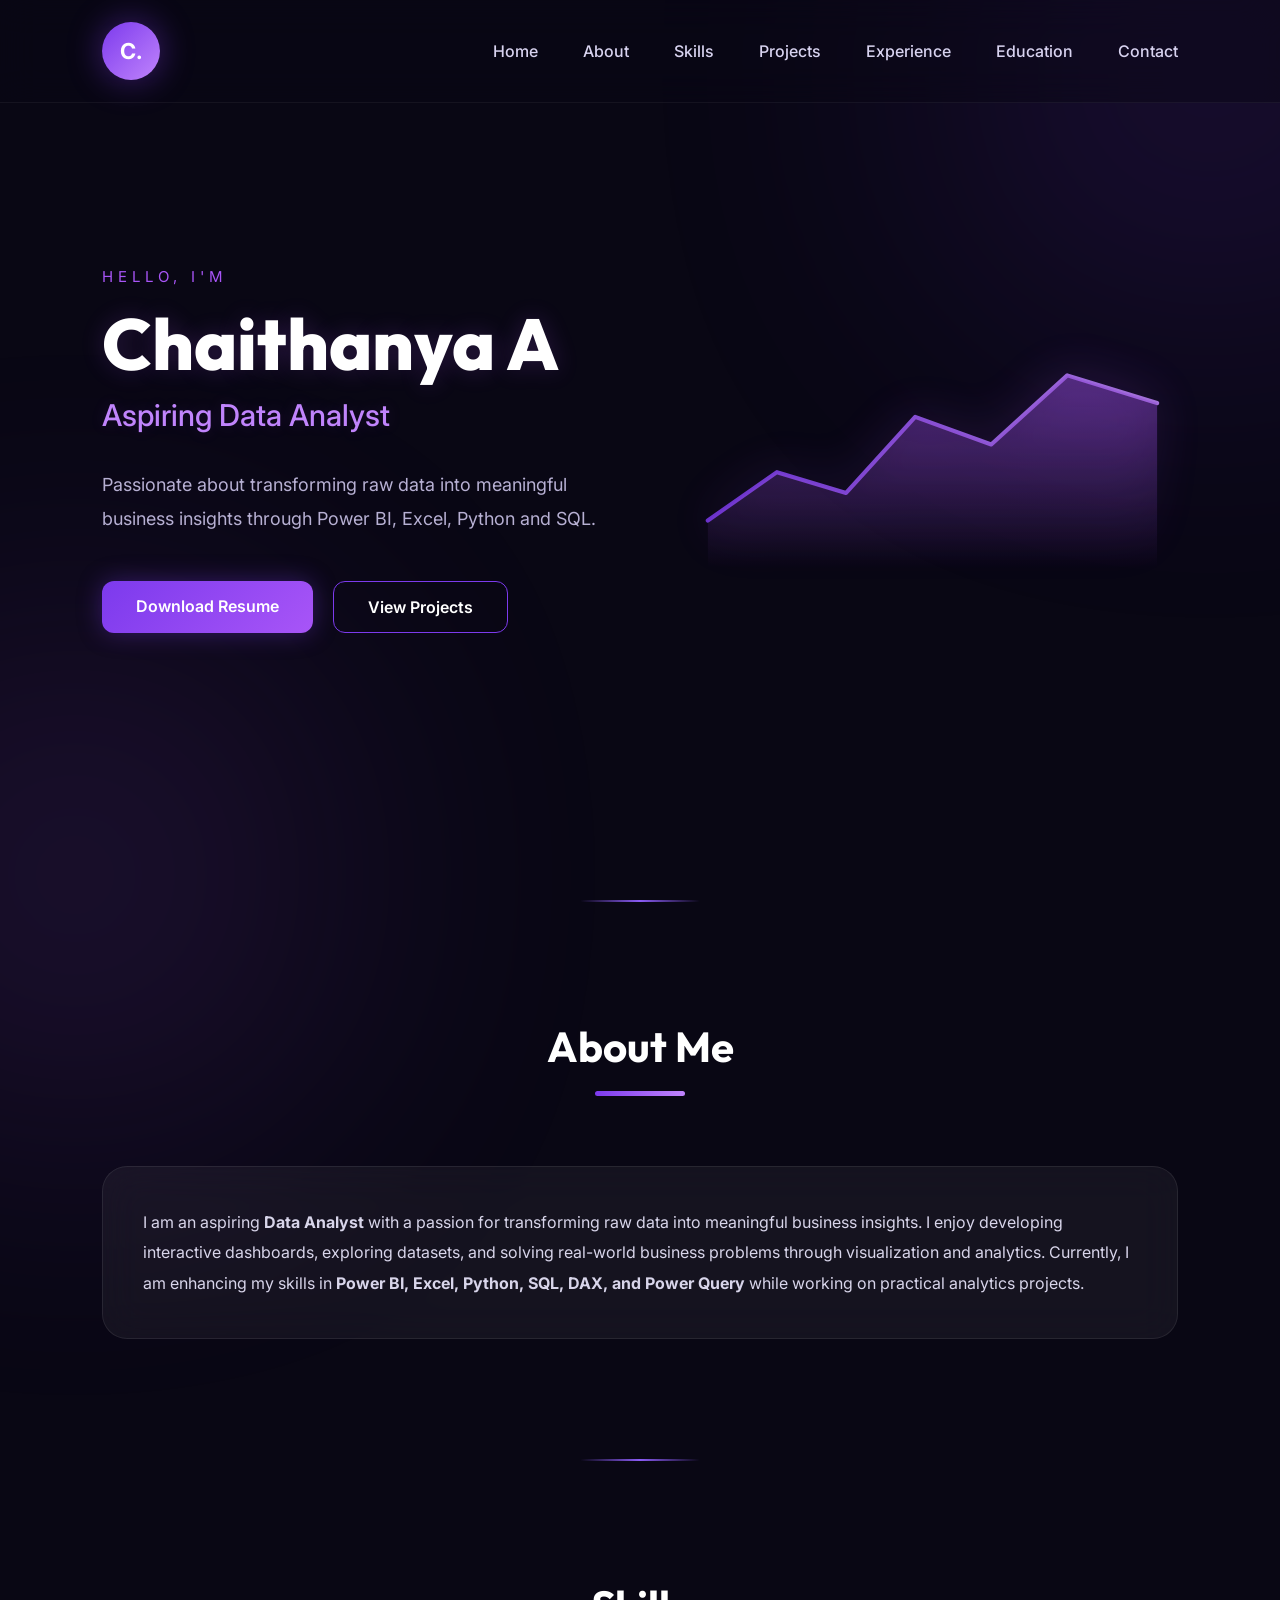
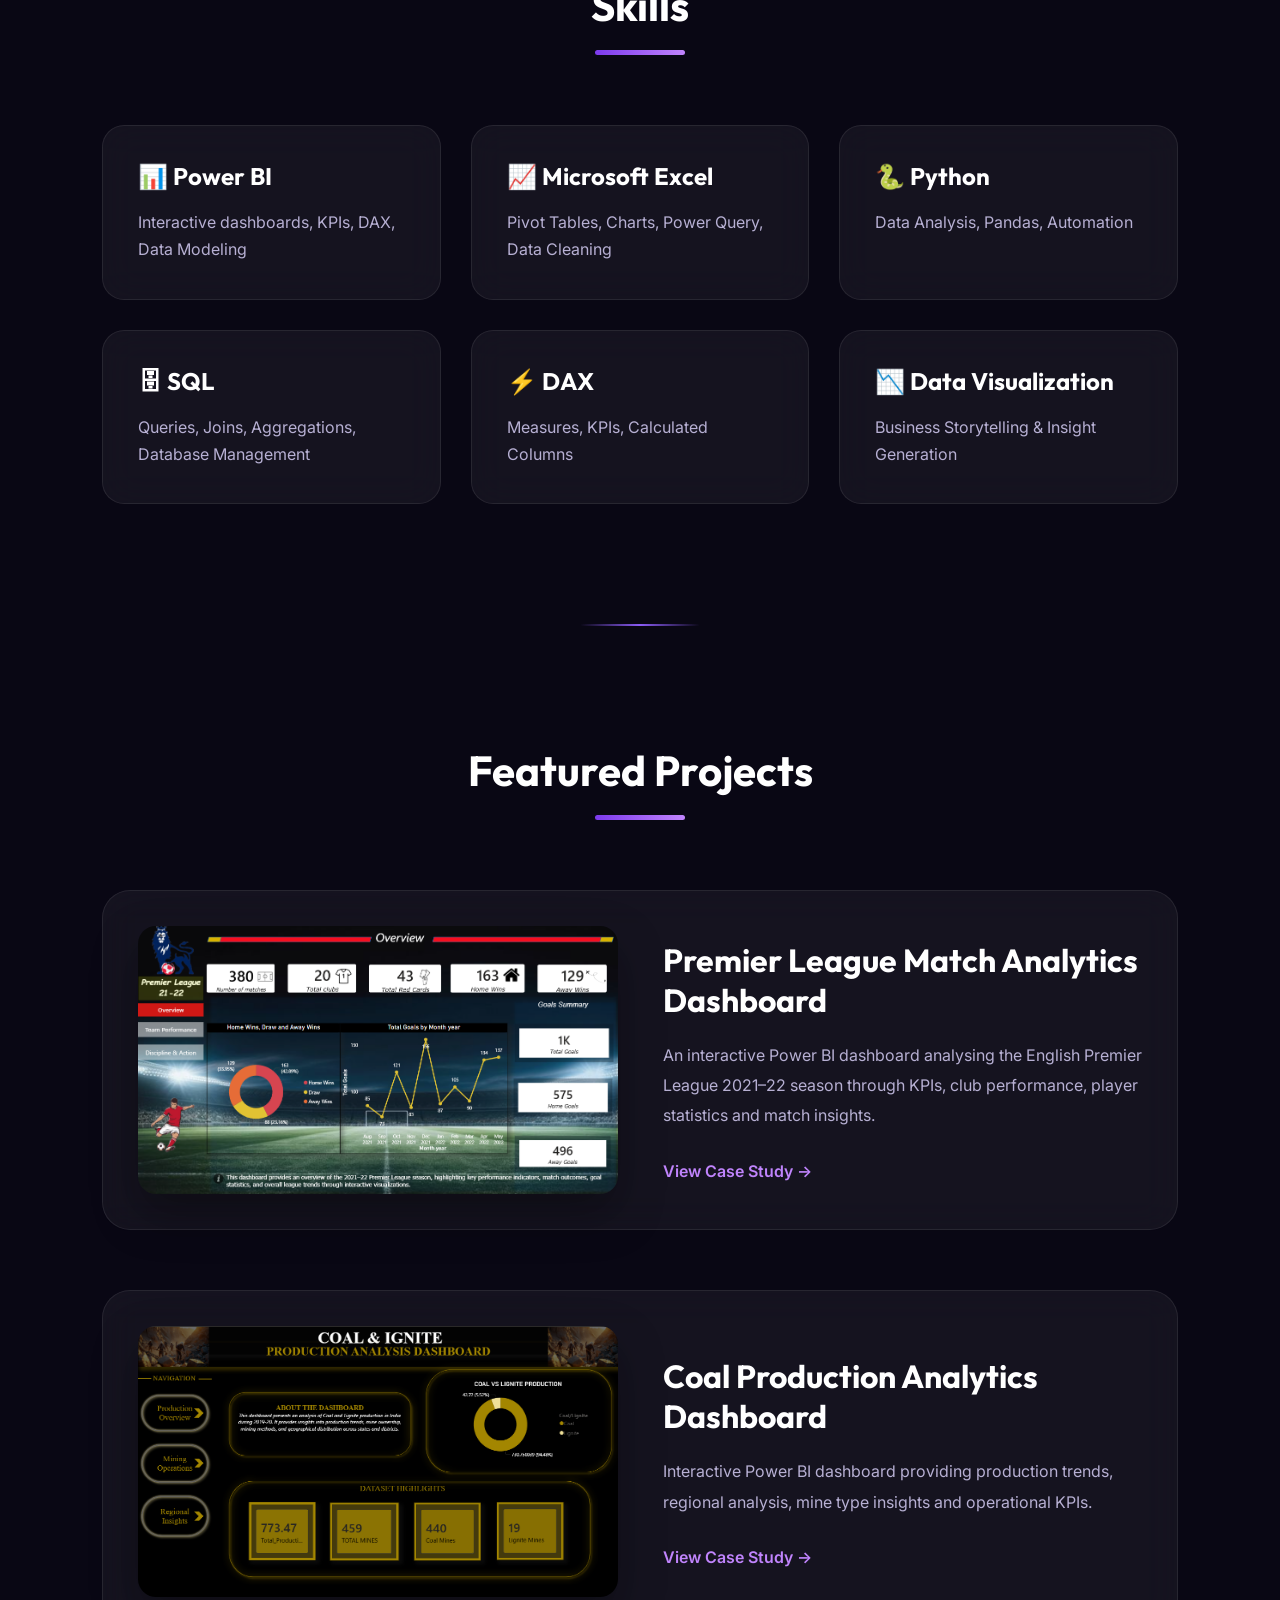
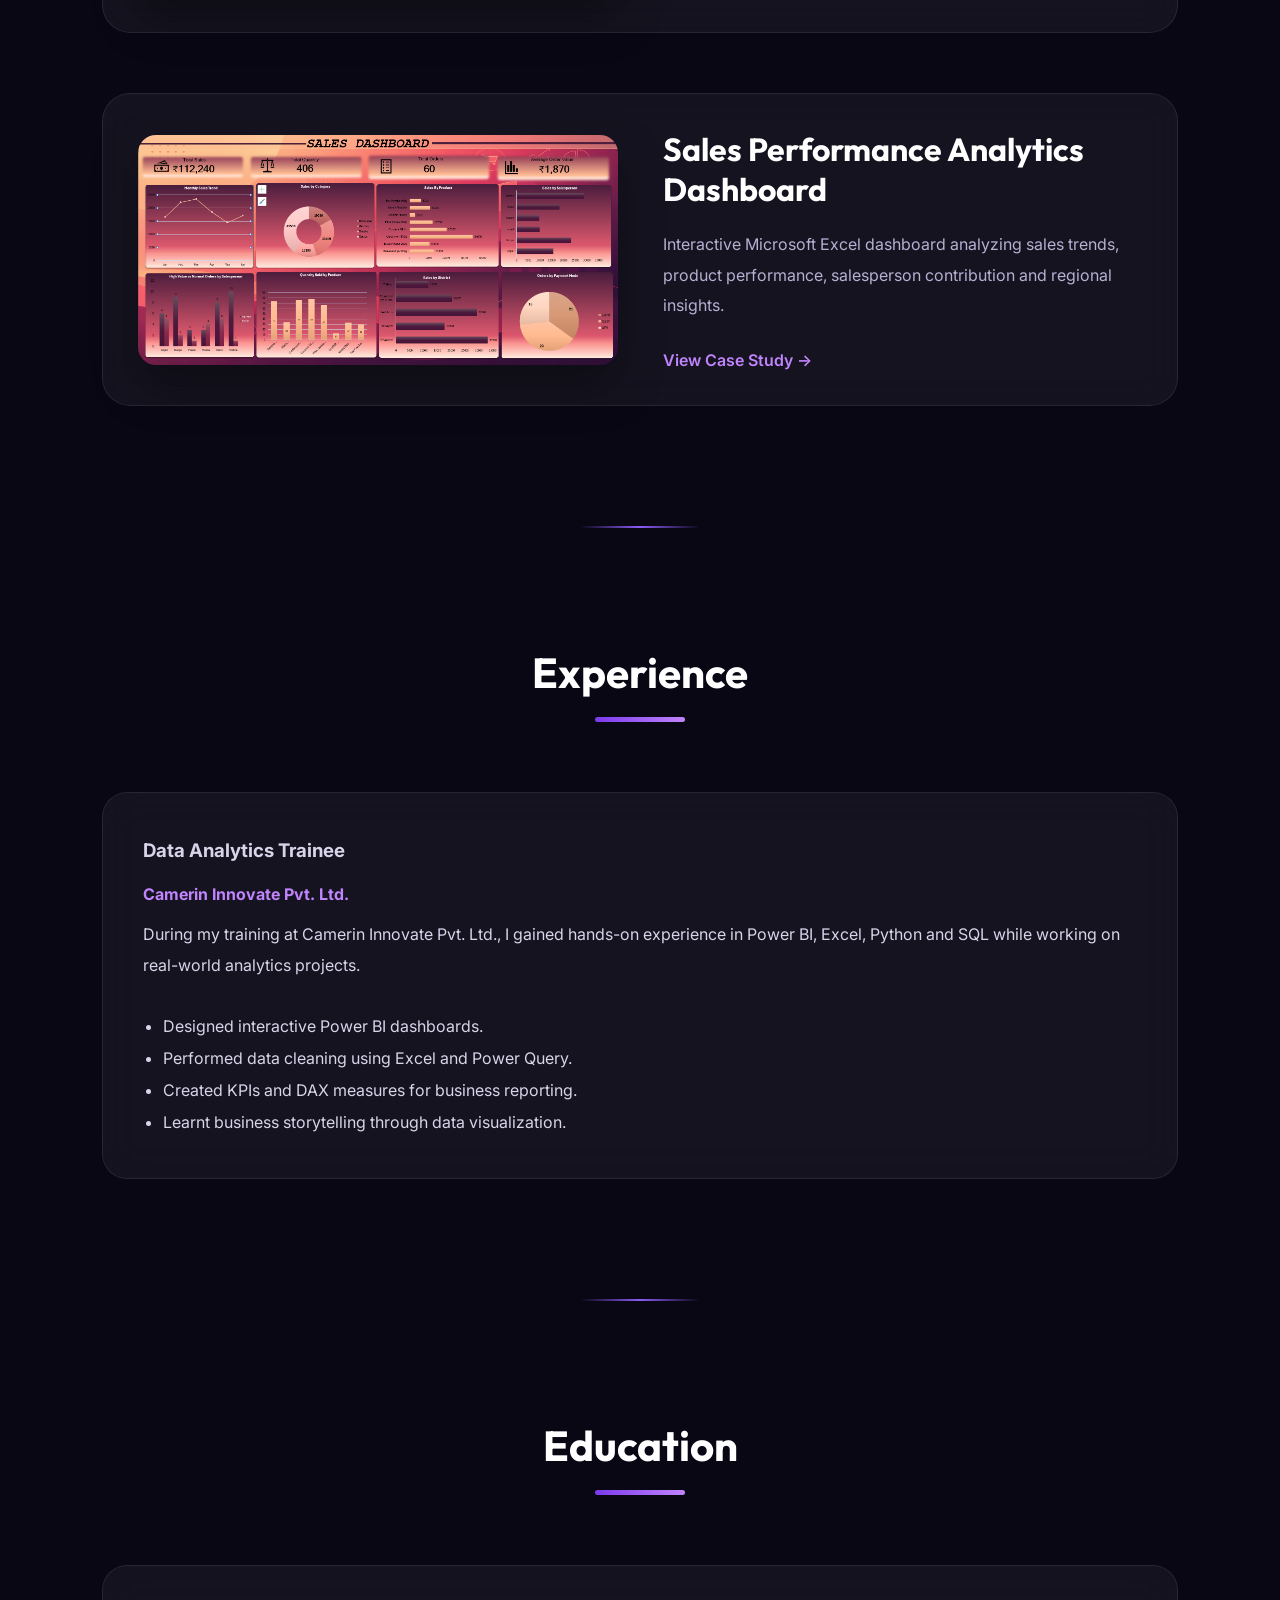
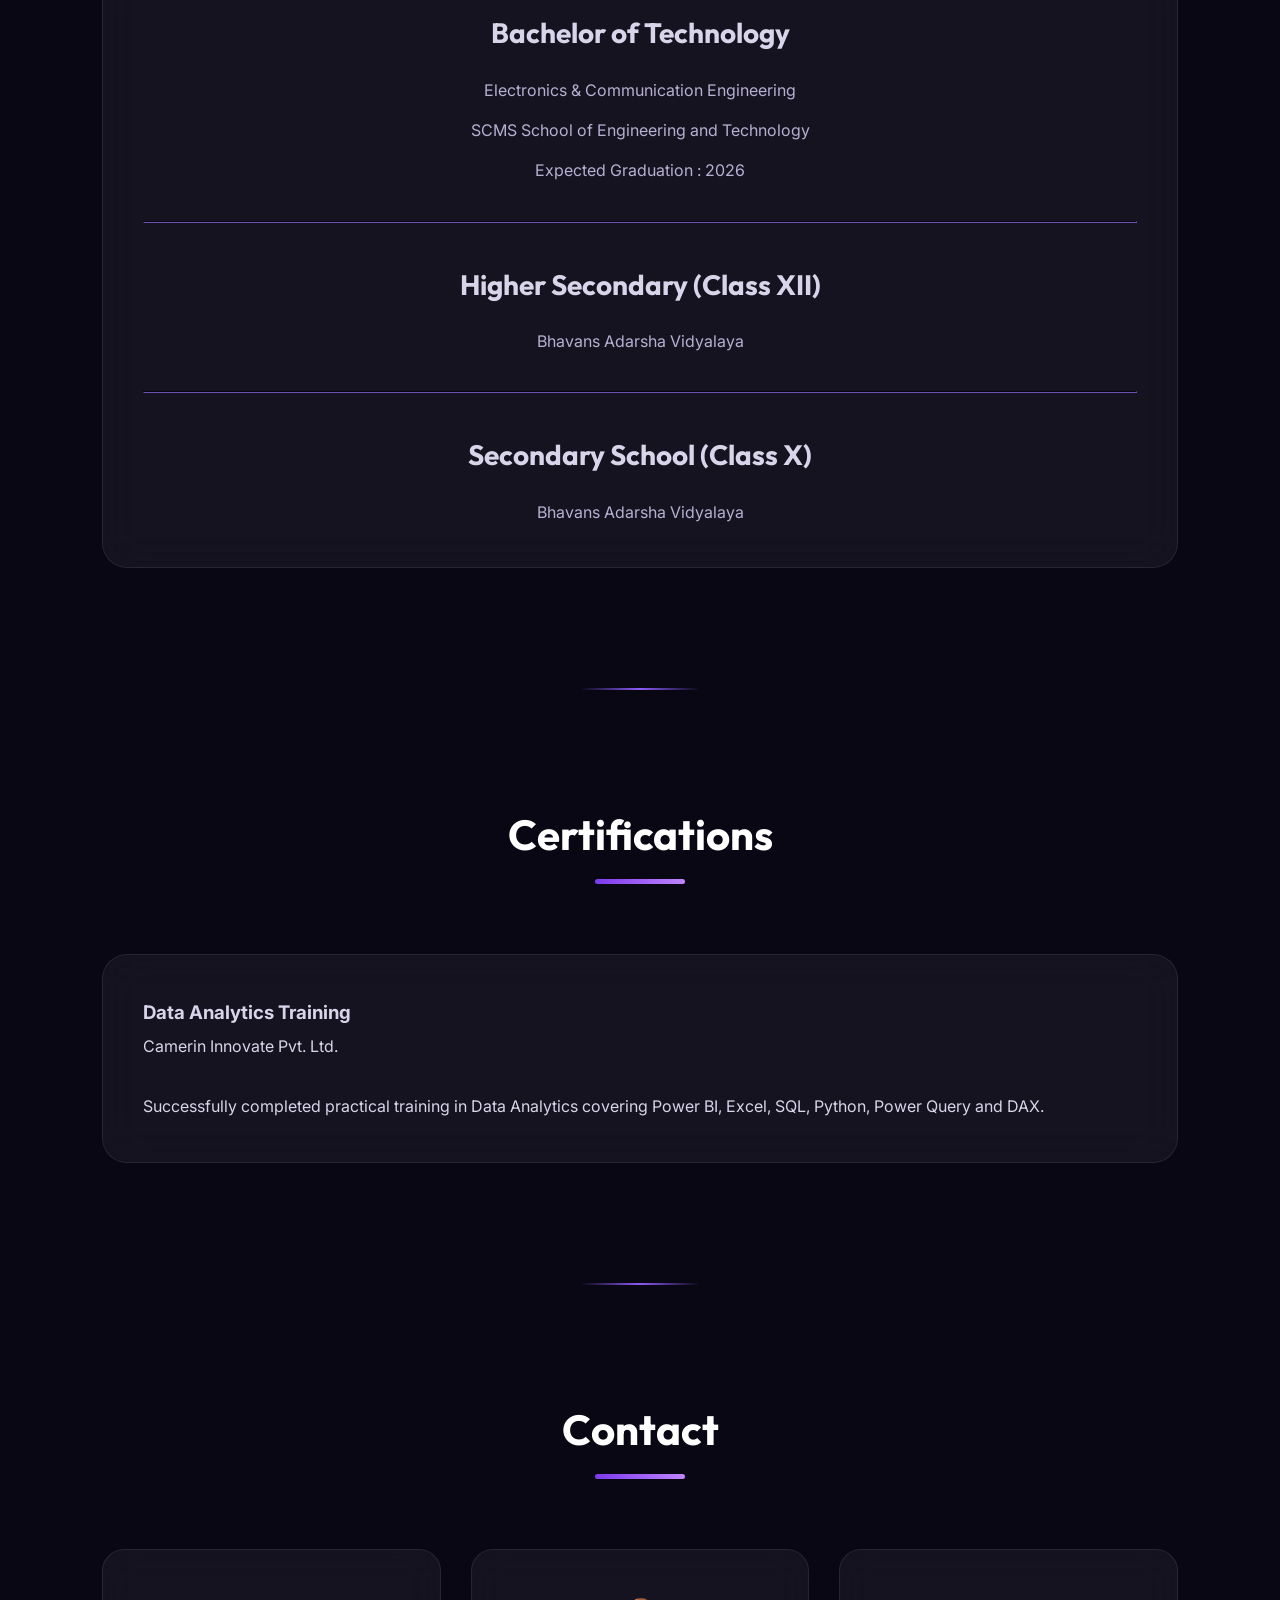
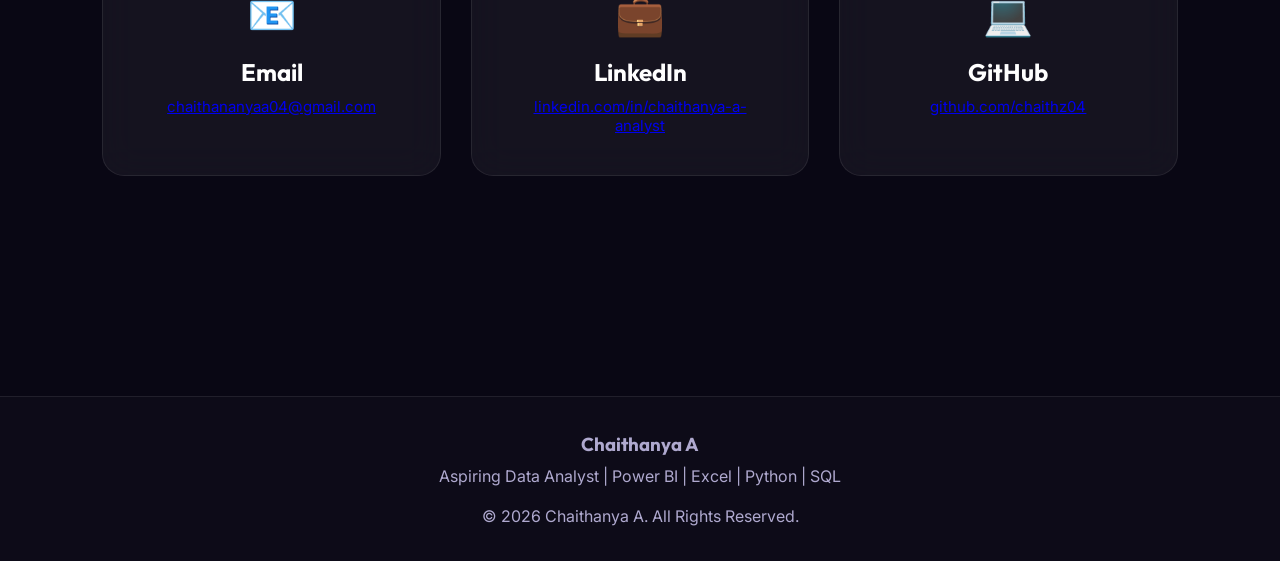
<file: index.html>
<!DOCTYPE html>
<html lang="en">

<head>

    <meta charset="UTF-8">
    <meta name="viewport" content="width=device-width, initial-scale=1.0">

    <title>Chaithanya A | Data Analytics Portfolio</title>

    <link rel="stylesheet" href="style.css">

    <link rel="preconnect" href="https://fonts.googleapis.com">
    <link rel="preconnect" href="https://fonts.gstatic.com" crossorigin>

    <link href="https://fonts.googleapis.com/css2?family=Outfit:wght@300;400;500;600;700;800&family=Inter:wght@300;400;500;600&display=swap" rel="stylesheet">

</head>

<body>

    <!-- Background Glow -->

    <div class="bg-glow glow1"></div>
    <div class="bg-glow glow2"></div>

    <!-- ==========================
            NAVIGATION
    =========================== -->

    <nav class="navbar">

        <div class="logo">
            <span>C.</span>
        </div>

        <ul class="nav-links">

            <li><a href="#hero">Home</a></li>

            <li><a href="#about">About</a></li>

            <li><a href="#skills">Skills</a></li>

            <li><a href="#projects">Projects</a></li>

            <li><a href="#experience">Experience</a></li>

            <li><a href="#education">Education</a></li>

            <li><a href="#contact">Contact</a></li>

        </ul>

    </nav>

    <!-- HERO -->

    <section class="hero" id="hero">

        <div class="hero-content">

            <p class="intro">

                HELLO, I'M

            </p>

            <h1>

                Chaithanya A

            </h1>

            <h2>

                Aspiring Data Analyst

            </h2>

            <p class="hero-text">

                Passionate about transforming raw data into meaningful
                business insights through Power BI, Excel, Python and SQL.

            </p>

            <div class="hero-buttons">

                <a href="resume/Resume.pdf" download class="btn-primary">

                    Download Resume

                </a>

                <a href="#projects" class="btn-secondary">

                    View Projects

                </a>

            </div>

        </div>

        <!-- Analytics Graph -->

        <div class="hero-graph">

            <svg viewBox="0 0 700 350">

                <defs>

                    <linearGradient id="lineGradient" x1="0%" y1="0%" x2="100%" y2="0%">

                        <stop offset="0%" stop-color="#7C3AED"/>

                        <stop offset="100%" stop-color="#C084FC"/>

                    </linearGradient>

                    <linearGradient id="areaGradient" x1="0%" y1="0%" x2="0%" y2="100%">

                        <stop offset="0%" stop-color="#A855F7" stop-opacity=".5"/>

                        <stop offset="100%" stop-color="#A855F7" stop-opacity="0"/>

                    </linearGradient>

                </defs>

                <path

                d="M20 280
                L120 210
                L220 240
                L320 130
                L430 170
                L540 70
                L670 110"

                fill="none"

                stroke="url(#lineGradient)"

                stroke-width="6"

                stroke-linecap="round"

                stroke-linejoin="round"/>

                <path

                d="M20 280
                L120 210
                L220 240
                L320 130
                L430 170
                L540 70
                L670 110
                L670 350
                L20 350
                Z"

                fill="url(#areaGradient)"/>

            </svg>

        </div>

    </section>
        <!-- ==========================
            ABOUT
    =========================== -->

    <section class="section" id="about">

        <h2 class="section-title">
            About Me
        </h2>

        <div class="glass-card">

            <p>

                I am an aspiring <strong>Data Analyst</strong> with a passion for
                transforming raw data into meaningful business insights. I enjoy
                developing interactive dashboards, exploring datasets, and solving
                real-world business problems through visualization and analytics.

                Currently, I am enhancing my skills in <strong>Power BI, Excel,
                Python, SQL, DAX, and Power Query</strong> while working on
                practical analytics projects.

            </p>

        </div>

    </section>



    <!-- ==========================
            SKILLS
    =========================== -->

    <section class="section" id="skills">

        <h2 class="section-title">

            Skills

        </h2>

        <div class="skills-grid">

            <div class="skill-card">

                <h3>📊 Power BI</h3>

                <p>

                    Interactive dashboards, KPIs, DAX, Data Modeling

                </p>

            </div>

            <div class="skill-card">

                <h3>📈 Microsoft Excel</h3>

                <p>

                    Pivot Tables, Charts, Power Query, Data Cleaning

                </p>

            </div>

            <div class="skill-card">

                <h3>🐍 Python</h3>

                <p>

                    Data Analysis, Pandas, Automation

                </p>

            </div>

            <div class="skill-card">

                <h3>🗄 SQL</h3>

                <p>

                    Queries, Joins, Aggregations, Database Management

                </p>

            </div>

            <div class="skill-card">

                <h3>⚡ DAX</h3>

                <p>

                    Measures, KPIs, Calculated Columns

                </p>

            </div>

            <div class="skill-card">

                <h3>📉 Data Visualization</h3>

                <p>

                    Business Storytelling & Insight Generation

                </p>

            </div>

        </div>

    </section>



    <!-- ==========================
            PROJECTS
    =========================== -->

    <section class="section" id="projects">

        <h2 class="section-title">

            Featured Projects

        </h2>

        <div class="projects">

            <!-- Premier League -->

            <div class="project-card">

                <img src="images/p11.png" alt="Premier League Dashboard">

                <div class="project-content">

                    <h3>

                        Premier League Match Analytics Dashboard

                    </h3>

                    <p>

                        An interactive Power BI dashboard analysing the English
                        Premier League 2021–22 season through KPIs, club
                        performance, player statistics and match insights.

                    </p>

                    <a href="premier.html">

                        View Case Study →

                    </a>

                </div>

            </div>



            <!-- Coal Dashboard -->

            <div class="project-card">

                <img src="images/p21.png" alt="Coal Dashboard">

                <div class="project-content">

                    <h3>

                        Coal Production Analytics Dashboard

                    </h3>

                    <p>

                        Interactive Power BI dashboard providing production
                        trends, regional analysis, mine type insights and
                        operational KPIs.

                    </p>

                    <a href="coal.html">

                        View Case Study →

                    </a>

                </div>

            </div><!-- Sales Analytics Dashboard -->

<div class="project-card">

    <img
        src="p31.png"
        alt="Sales Performance Analytics Dashboard"
    >

    <div class="project-content">

        <h3>
            Sales Performance Analytics Dashboard
        </h3>

        <p>
            Interactive Microsoft Excel dashboard analyzing
            sales trends, product performance, salesperson
            contribution and regional insights.
        </p>

        <a href="sales.html">
            View Case Study →
        </a>

    </div>

</div>

        </div>

    </section>
        <!-- ==========================
            EXPERIENCE
    =========================== -->

    <section class="section" id="experience">

        <h2 class="section-title">
            Experience
        </h2>

        <div class="glass-card">

            <h3>Data Analytics Trainee</h3>

            <h4 style="color:#C084FC; margin:10px 0;">
                Camerin Innovate Pvt. Ltd.
            </h4>

            <p>

                During my training at Camerin Innovate Pvt. Ltd., I gained hands-on
                experience in Power BI, Excel, Python and SQL while working on
                real-world analytics projects.

            </p>

            <br>

            <ul style="line-height:2; padding-left:20px;">

                <li>Designed interactive Power BI dashboards.</li>

                <li>Performed data cleaning using Excel and Power Query.</li>

                <li>Created KPIs and DAX measures for business reporting.</li>

                <li>Learnt business storytelling through data visualization.</li>

            </ul>

        </div>

    </section>



    <!-- ==========================
            EDUCATION
    =========================== -->

    <section class="section" id="education">

        <h2 class="section-title">
            Education
        </h2>

        <div class="glass-card">

            <h3>Bachelor of Technology</h3>

            <p>
                Electronics & Communication Engineering
            </p>

            <p>
                SCMS School of Engineering and Technology
            </p>

            <p>
                Expected Graduation : 2026
            </p>

            <hr style="margin:35px 0; border-color:#3b2c63;">

            <h3>Higher Secondary (Class XII)</h3>

            <p>
                Bhavans Adarsha Vidyalaya
            </p>

            <hr style="margin:35px 0; border-color:#3b2c63;">

            <h3>Secondary School (Class X)</h3>

            <p>
                Bhavans Adarsha Vidyalaya
            </p>

        </div>

    </section>



    <!-- ==========================
            CERTIFICATIONS
    =========================== -->

    <section class="section" id="certifications">

        <h2 class="section-title">
            Certifications
        </h2>

        <div class="glass-card">

            <h3>Data Analytics Training</h3>

            <p>
                Camerin Innovate Pvt. Ltd.
            </p>

            <br>

            <p>

                Successfully completed practical training in Data Analytics
                covering Power BI, Excel, SQL, Python,
                Power Query and DAX.

            </p>

        </div>

    </section>



    <!-- ==========================
            CONTACT
    =========================== -->

    <section class="section" id="contact">

        <h2 class="section-title">
            Contact
        </h2>

        <div class="contact-grid">

            <div class="contact-card">

                📧

                <h3>Email</h3>

                <p>

                    <a href="mailto:chaithananyaa04@gmail.com">

                        chaithananyaa04@gmail.com

                    </a>

                </p>

            </div>

            <div class="contact-card">

                💼

                <h3>LinkedIn</h3>

                <p>

                    <a href="https://www.linkedin.com/in/chaithanya-a-analyst"
                       target="_blank">

                        linkedin.com/in/chaithanya-a-analyst

                    </a>

                </p>

            </div>

            <div class="contact-card">

                💻

                <h3>GitHub</h3>

                <p>

                    <a href="https://github.com/chaithz04"
                       target="_blank">

                        github.com/chaithz04

                    </a>

                </p>

            </div>

        </div>

    </section>



    <!-- ==========================
            FOOTER
    =========================== -->

    <footer>

        <h3 style="font-family:'Outfit',sans-serif; margin-bottom:10px;">

            Chaithanya A

        </h3>

        <p>

            Aspiring Data Analyst | Power BI | Excel | Python | SQL

        </p>

        <br>

        <p>

            © 2026 Chaithanya A. All Rights Reserved.

        </p>

    </footer>

    <script src="script.js"></script>

</body>

</html>
</file>
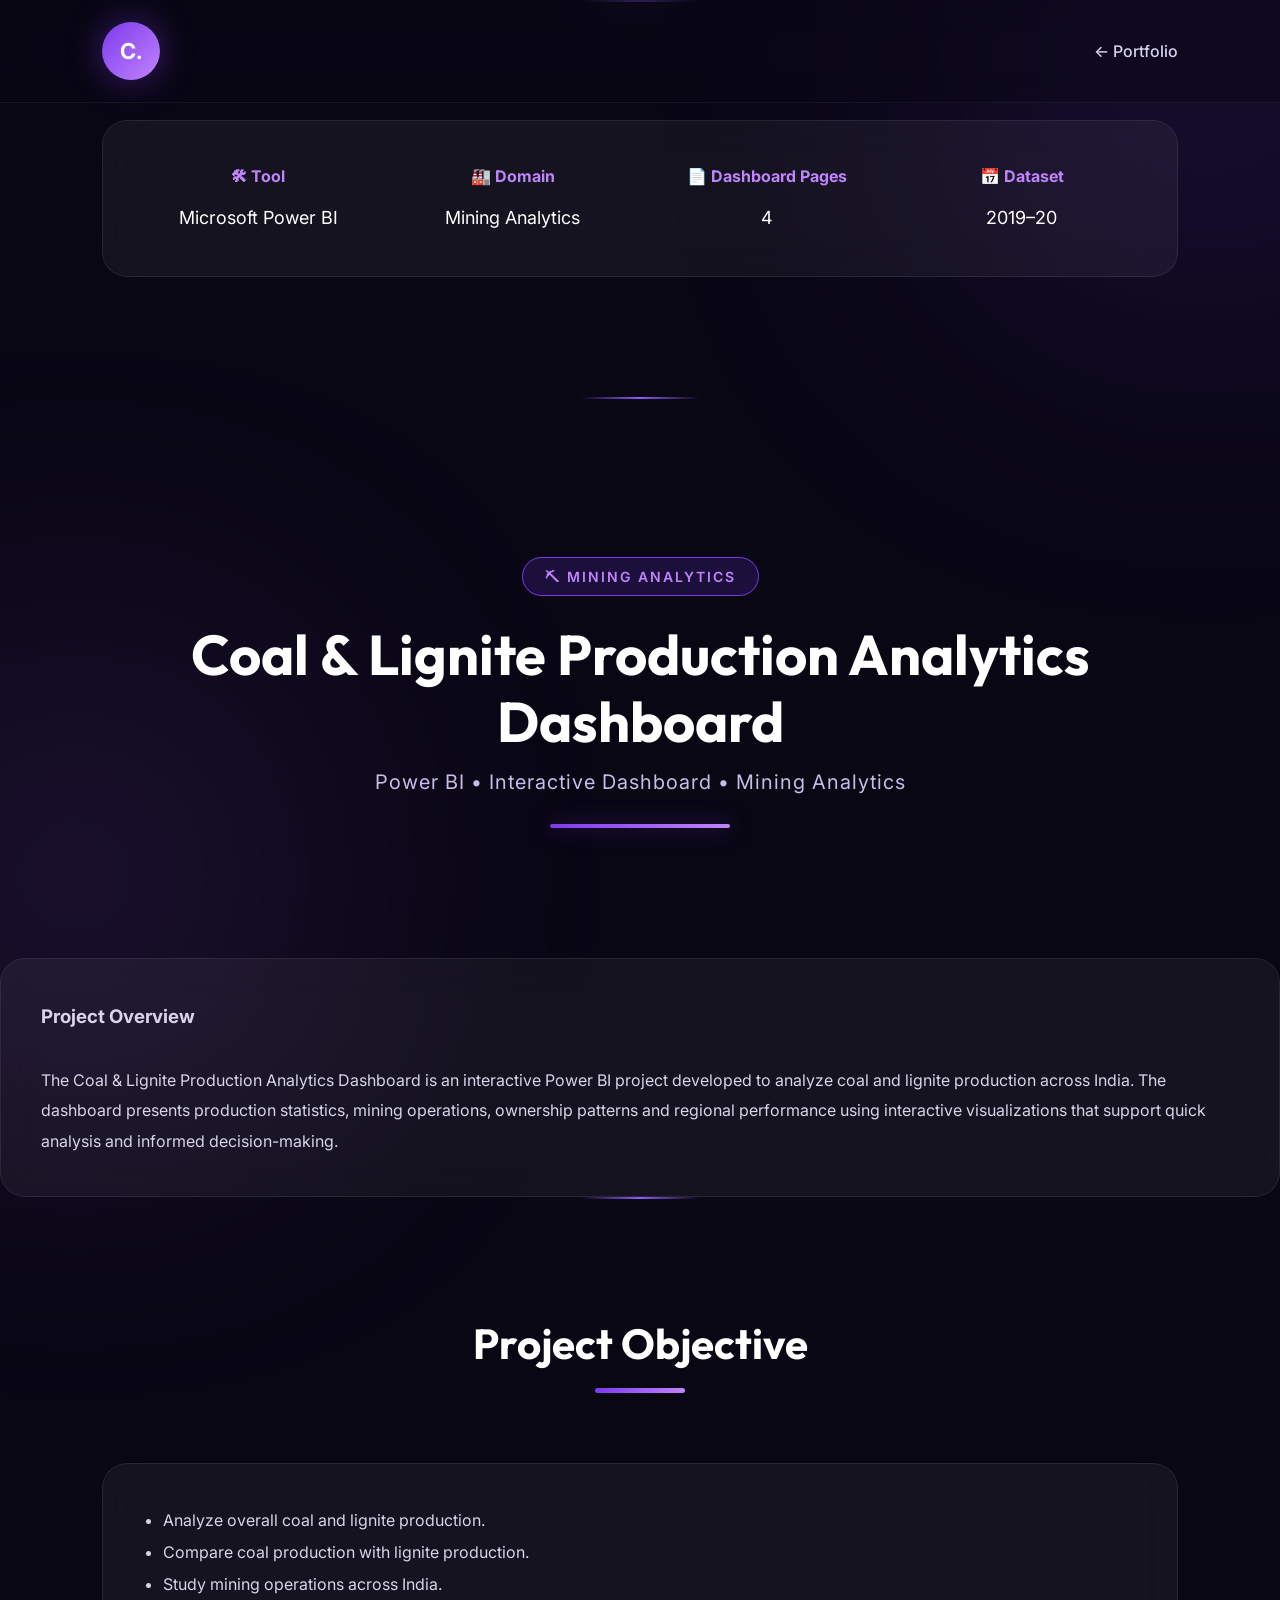
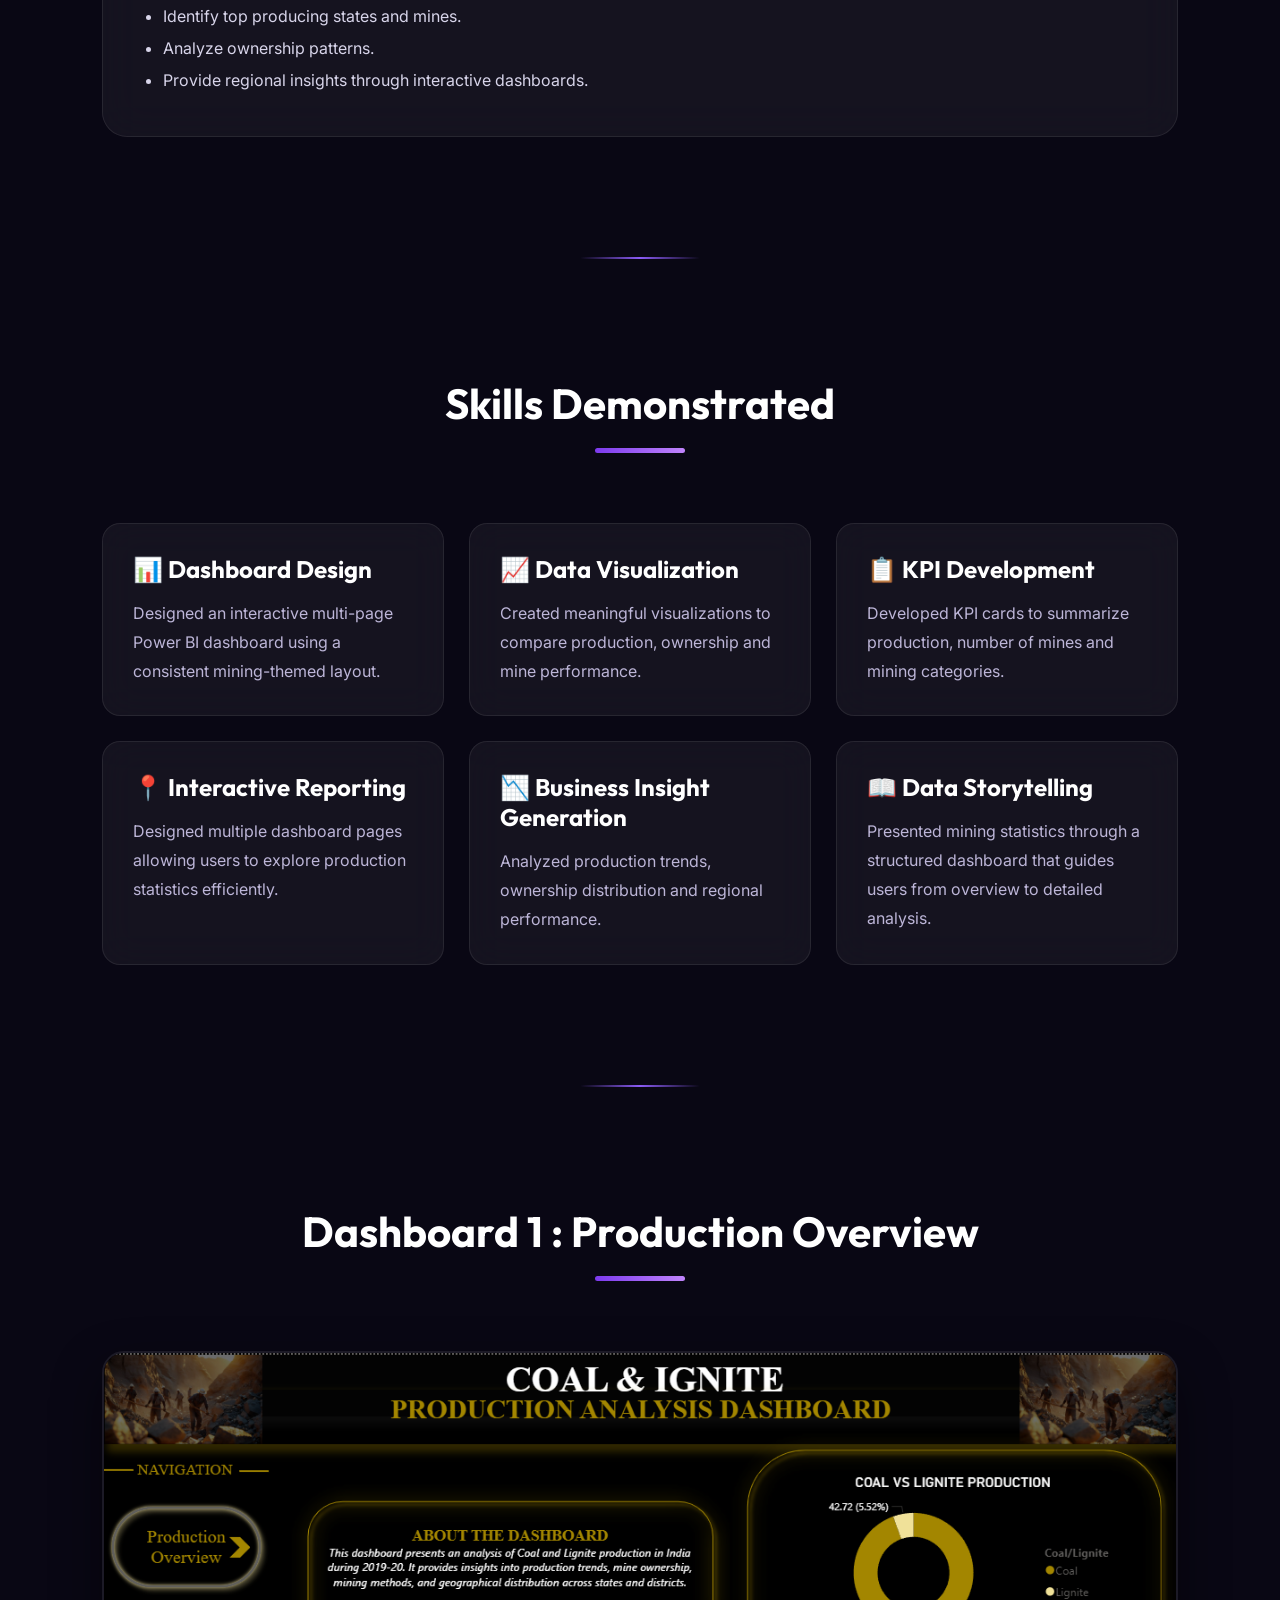
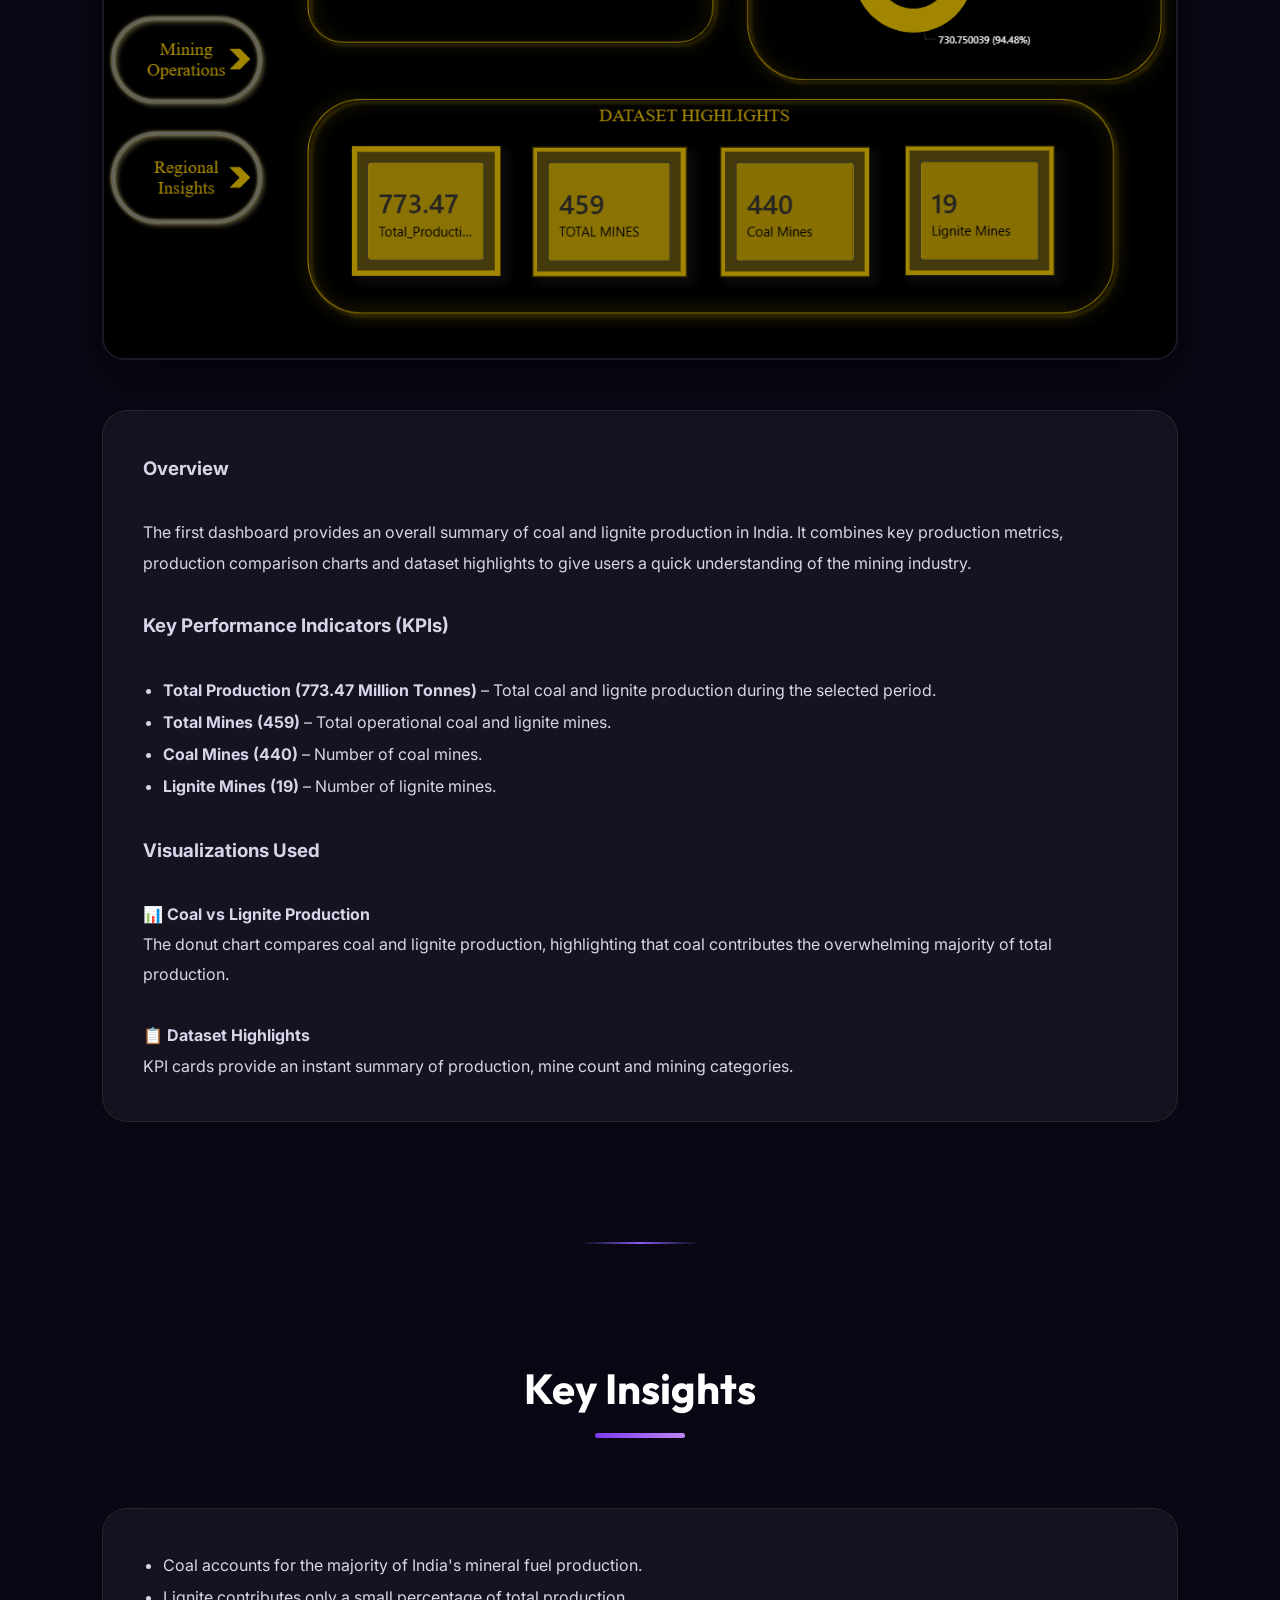
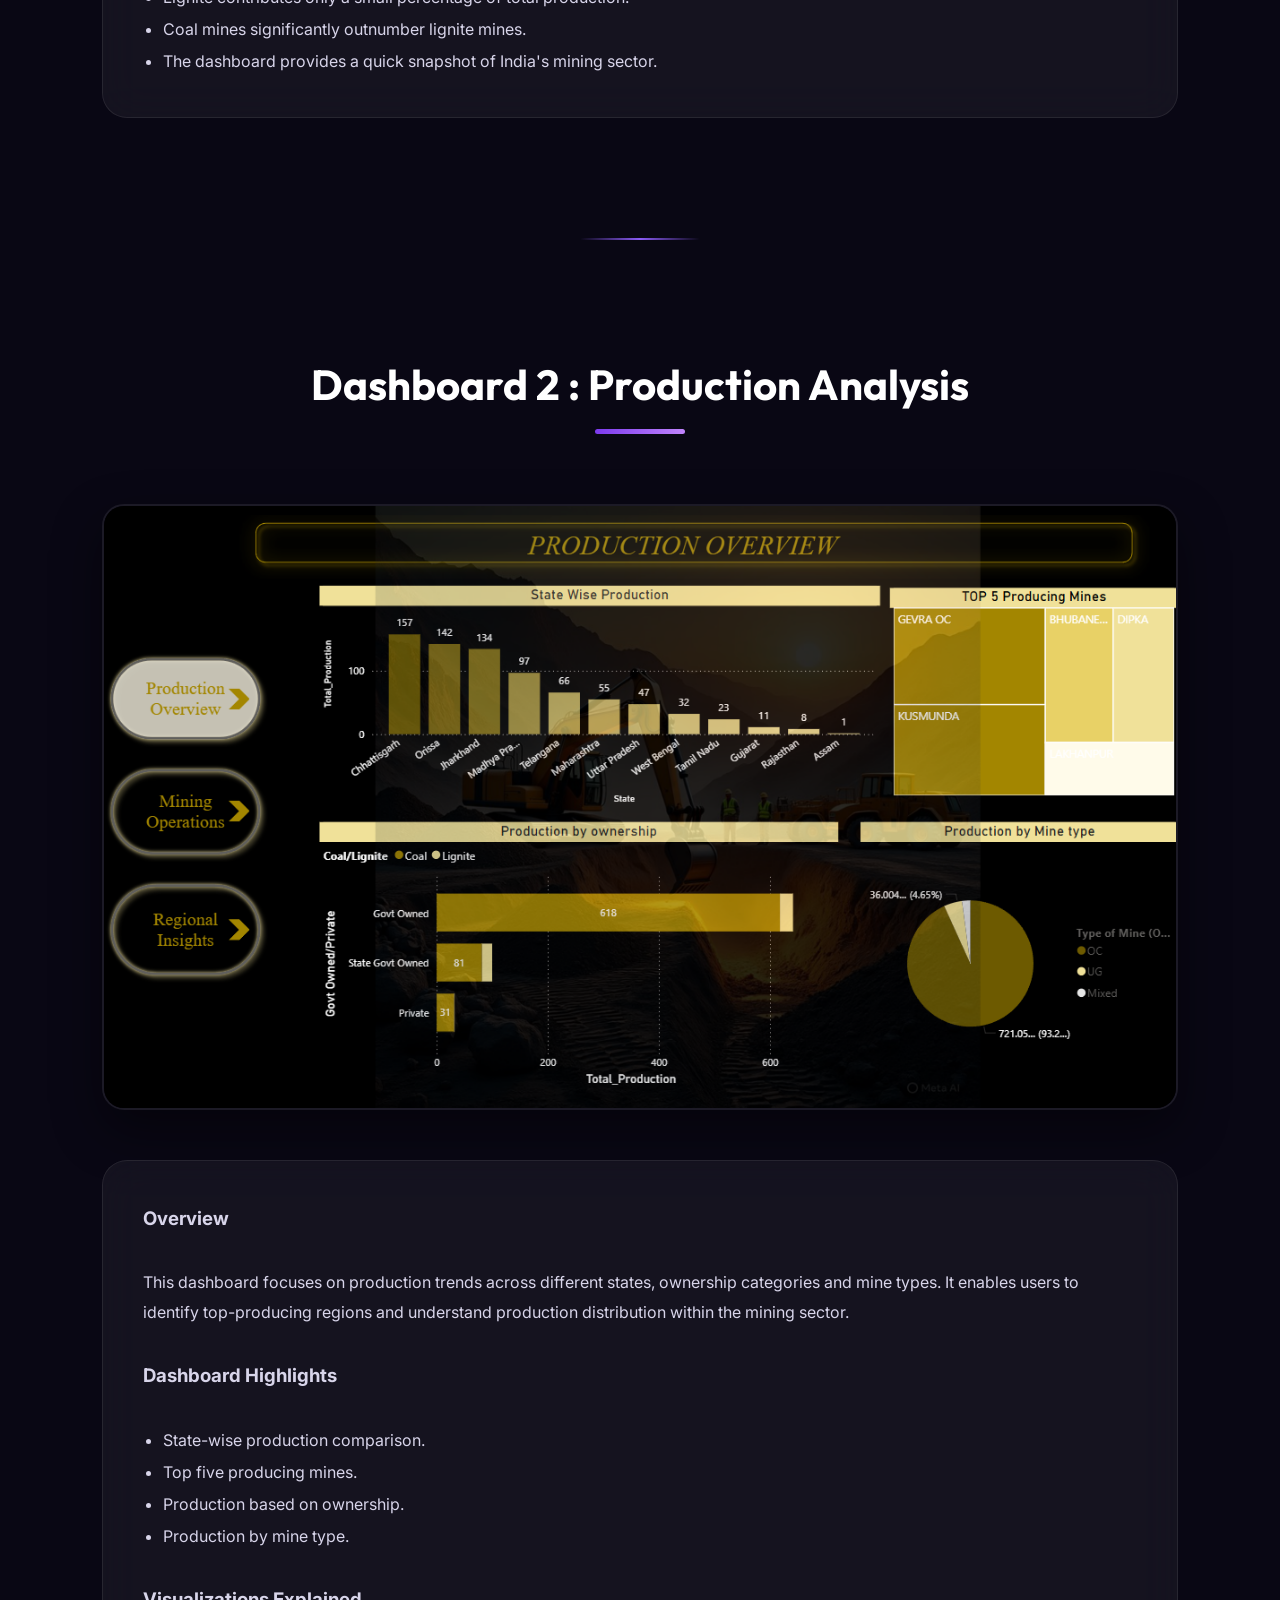
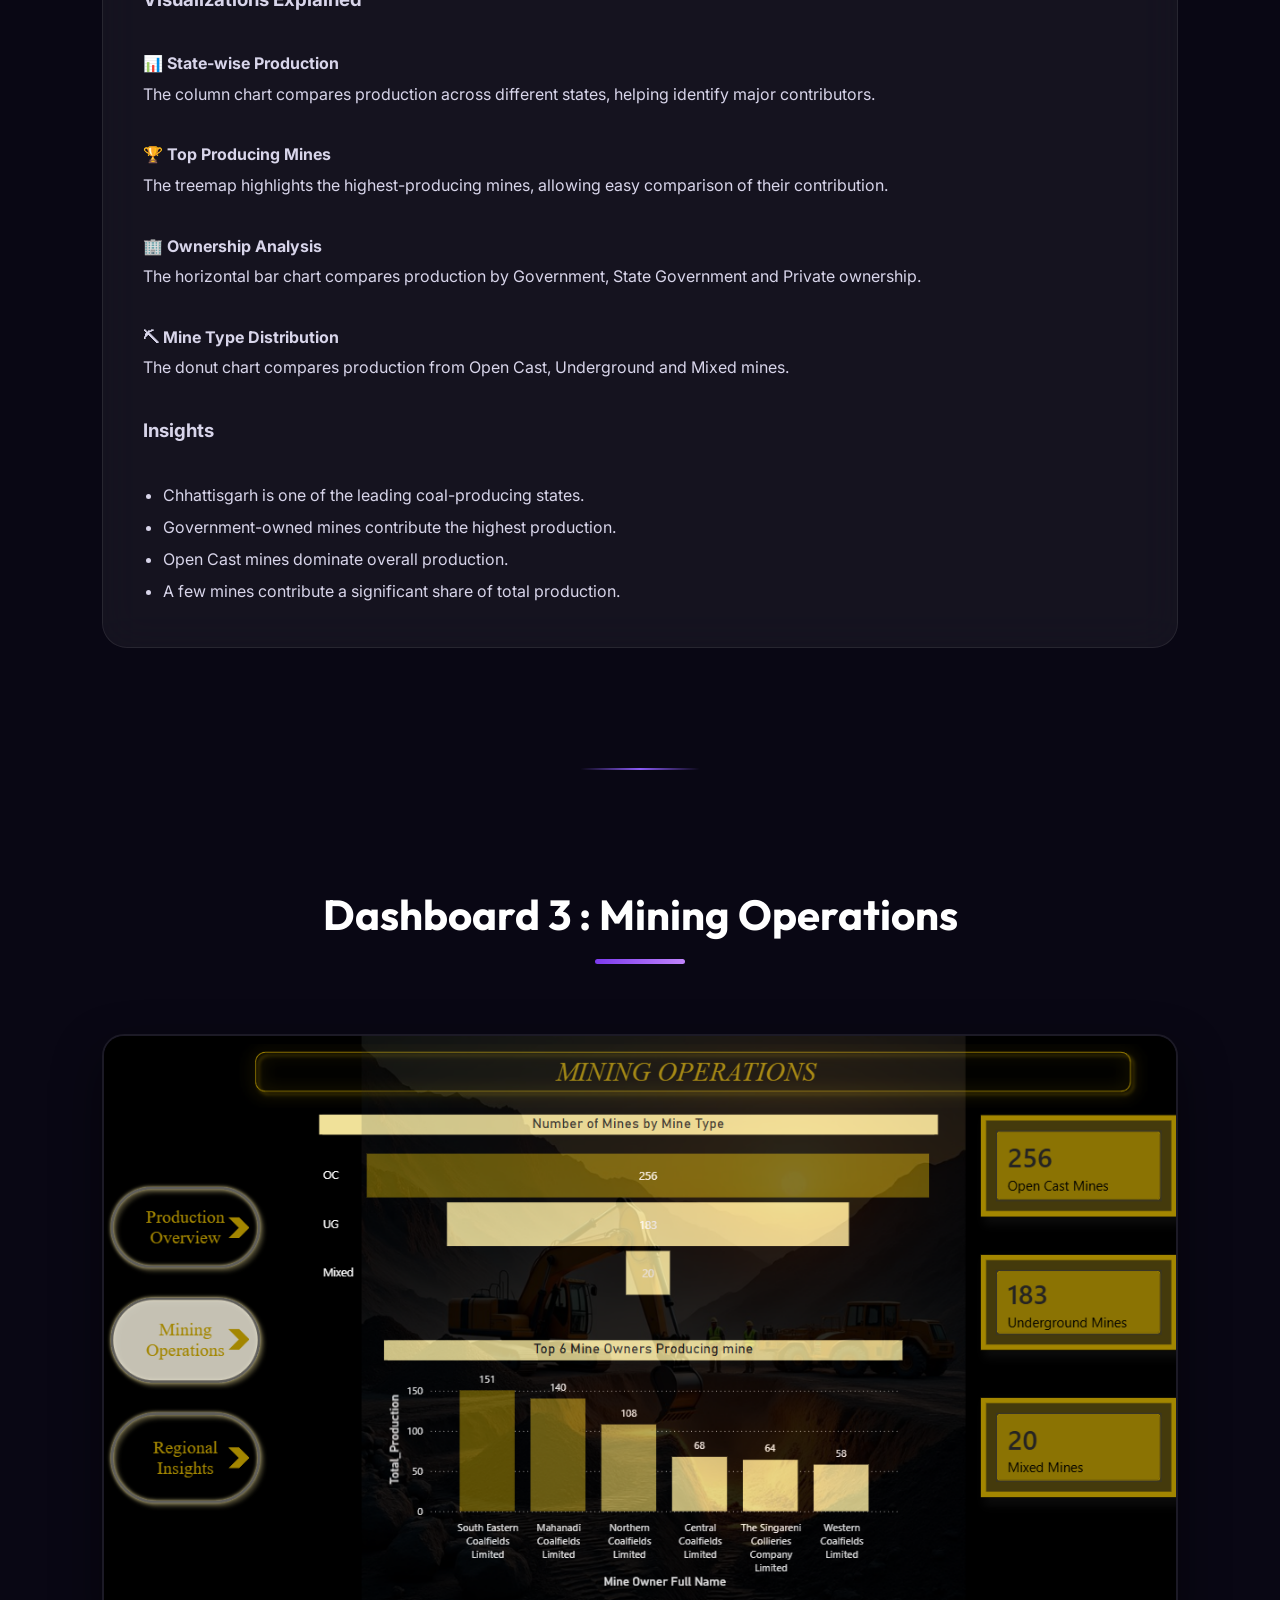
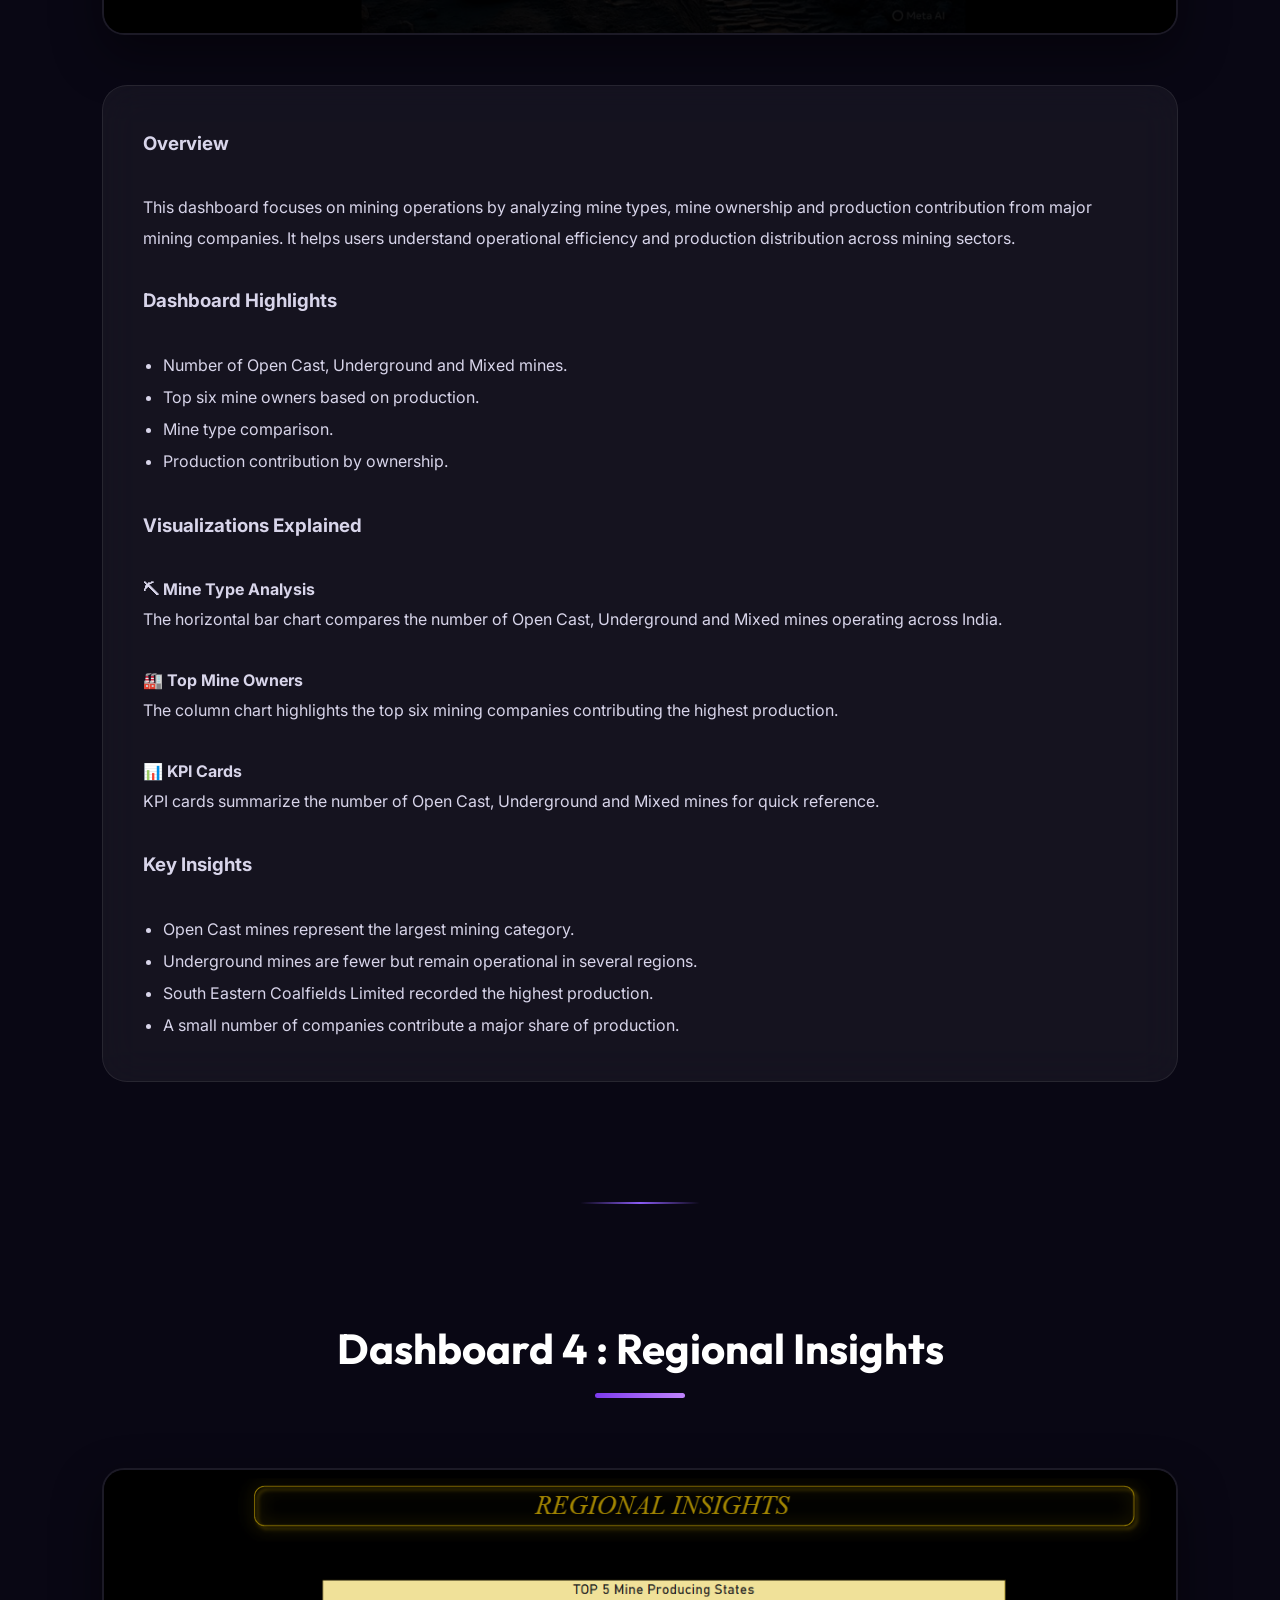
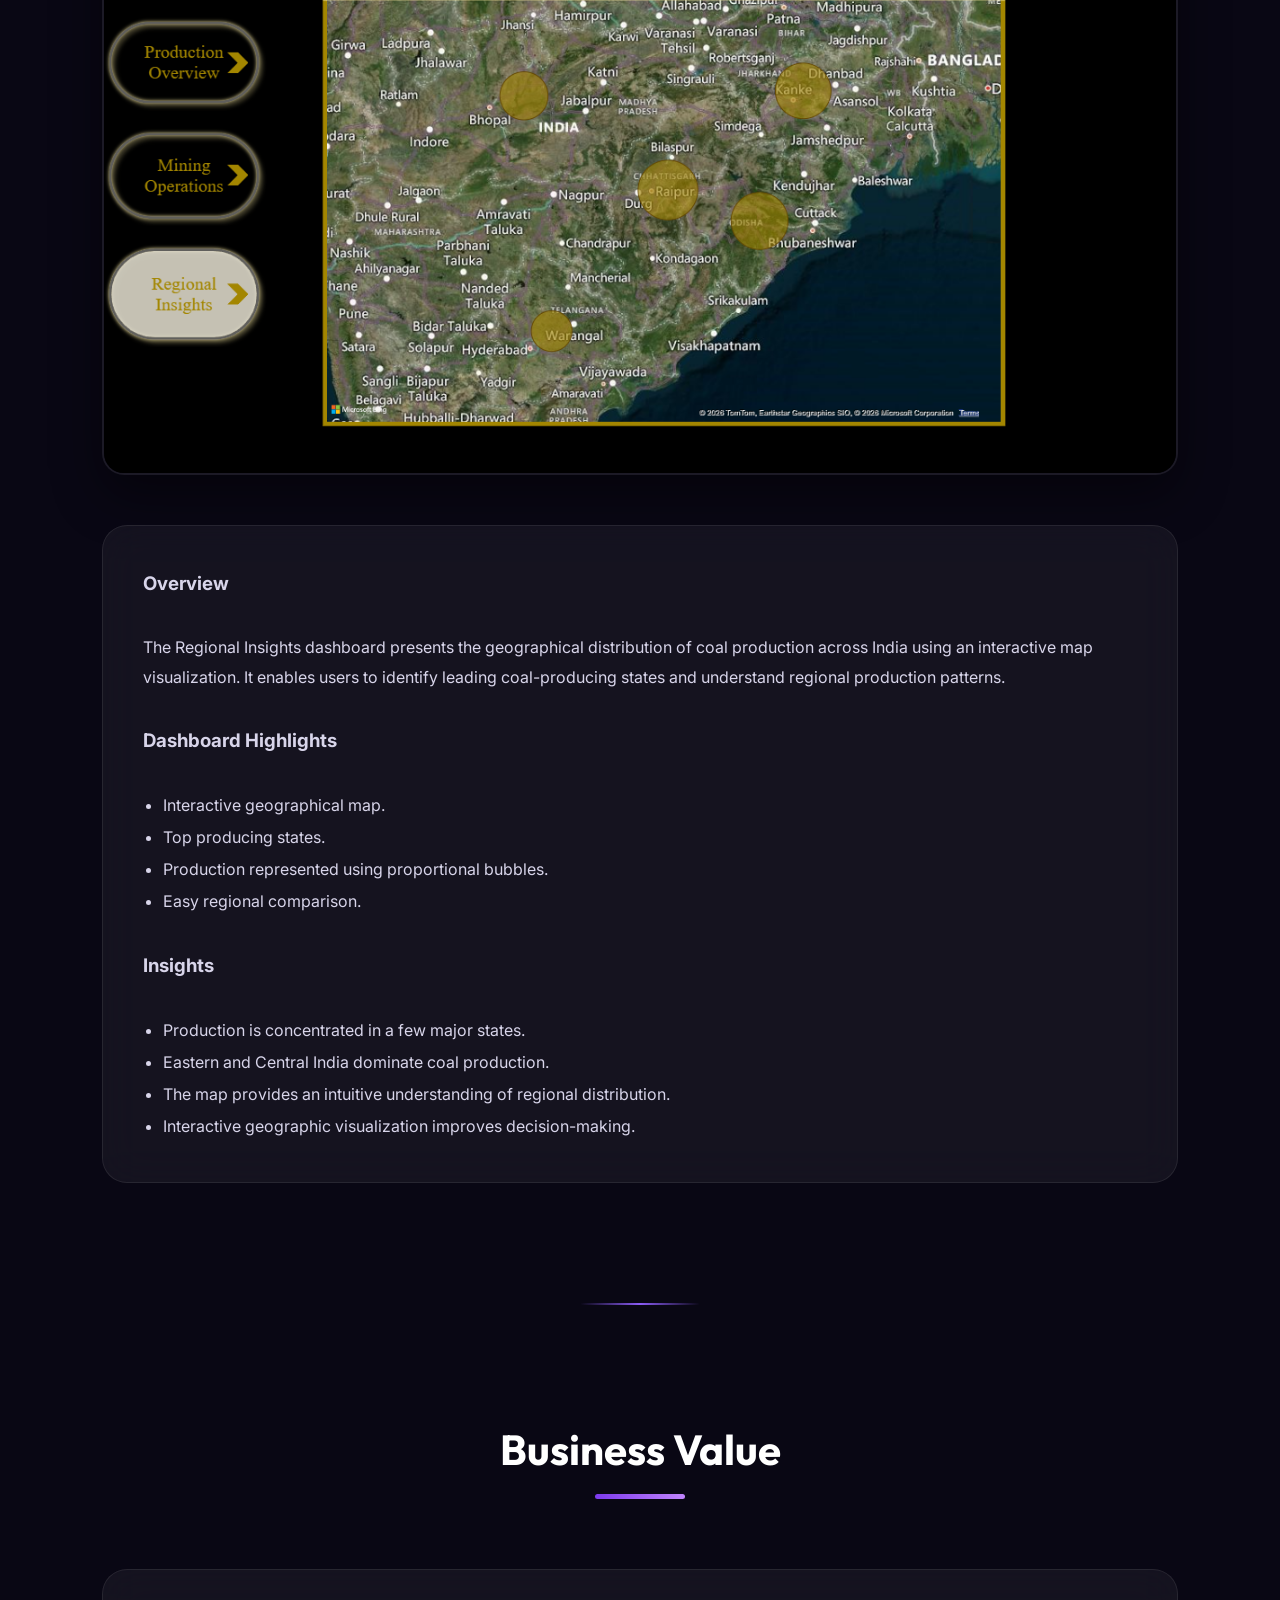
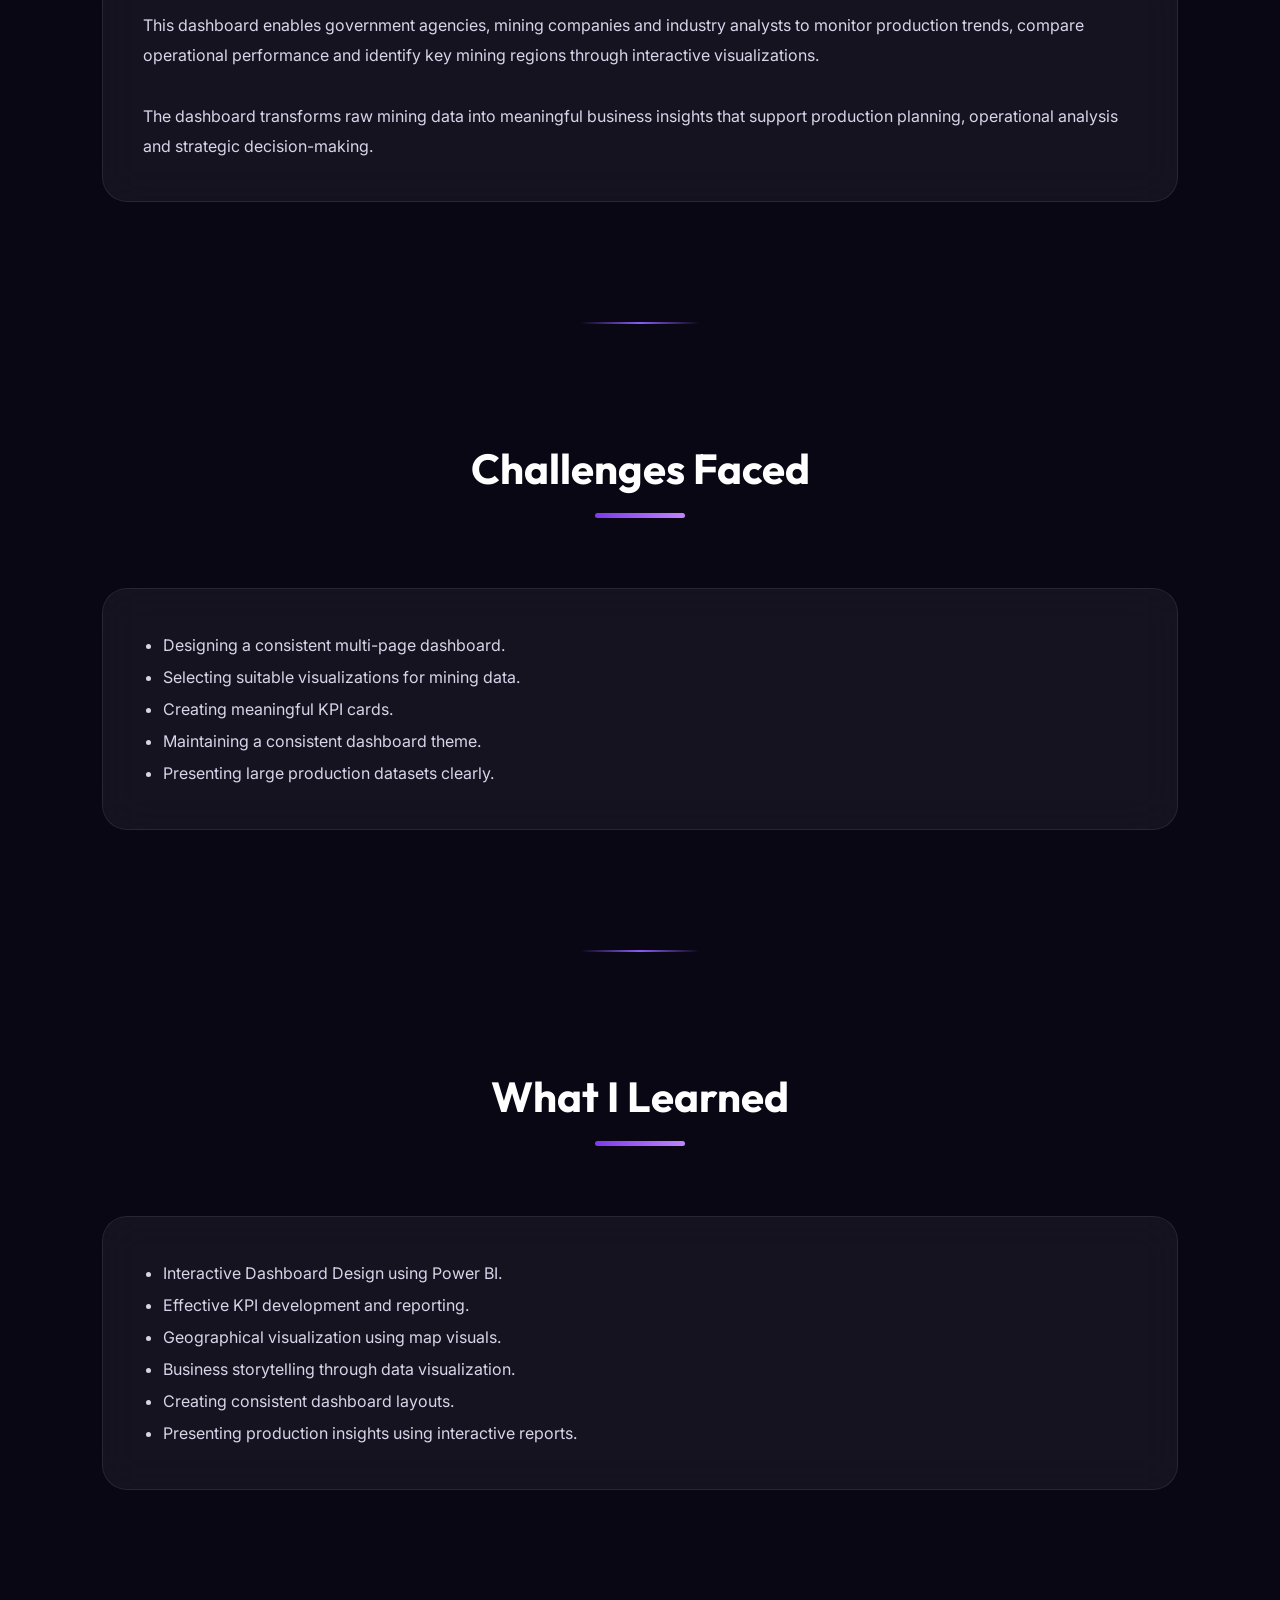
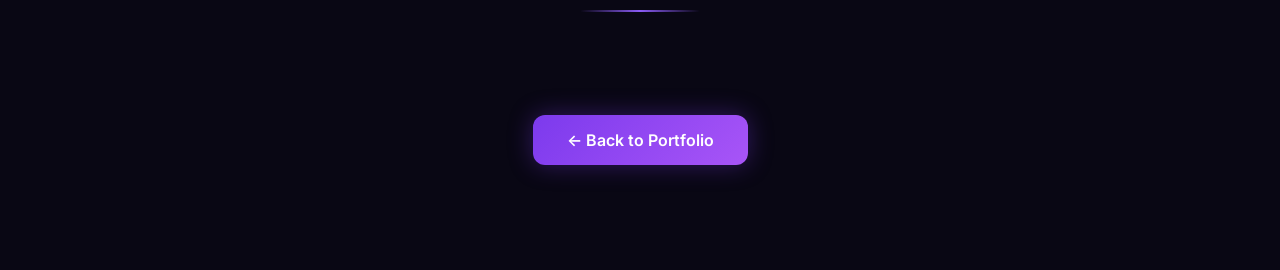
<file: coal.html>
<!DOCTYPE html>
<html lang="en">

<head>

<meta charset="UTF-8">

<meta name="viewport" content="width=device-width, initial-scale=1.0">

<title>Coal & Lignite Production Analytics Dashboard</title>
<section class="section">

<div class="glass-card">

<div class="project-info">

<div>

<h4>🛠 Tool</h4>

<p>Microsoft Power BI</p>

</div>

<div>

<h4>🏭 Domain</h4>

<p>Mining Analytics</p>

</div>

<div>

<h4>📄 Dashboard Pages</h4>

<p>4</p>

</div>

<div>

<h4>📅 Dataset</h4>

<p>2019–20</p>

</div>

</div>

</div>

</section>

<link rel="stylesheet" href="style.css">

<link rel="preconnect" href="https://fonts.googleapis.com">

<link rel="preconnect" href="https://fonts.gstatic.com" crossorigin>

<link href="https://fonts.googleapis.com/css2?family=Outfit:wght@300;400;500;600;700;800&family=Inter:wght@300;400;500;600&display=swap" rel="stylesheet">

</head>

<body>

<div class="bg-glow glow1"></div>
<div class="bg-glow glow2"></div>

<nav class="navbar">

<div class="logo">

<span>C.</span>

</div>

<ul class="nav-links">

<li>

<a href="index.html">

← Portfolio

</a>

</li>

</ul>

</nav>



<!-- ==========================
        HERO HEADER
========================== -->

<section class="section">

<div class="project-header">

<span class="project-badge">

⛏ MINING ANALYTICS

</span>

<h1>

Coal & Lignite Production Analytics Dashboard

</h1>

<p class="project-subtitle">

Power BI • Interactive Dashboard • Mining Analytics

</p>

<div class="project-divider"></div>

</div>

</section>

<div class="glass-card">

<h3>

Project Overview

</h3>

<br>

<p>

The Coal & Lignite Production Analytics Dashboard is an interactive
Power BI project developed to analyze coal and lignite production
across India.

The dashboard presents production statistics, mining operations,
ownership patterns and regional performance using interactive
visualizations that support quick analysis and informed decision-making.

</p>

</div>

</section>



<section class="section">

<h2 class="section-title">

Project Objective

</h2>

<div class="glass-card">

<ul style="line-height:2;padding-left:20px;">

<li>Analyze overall coal and lignite production.</li>

<li>Compare coal production with lignite production.</li>

<li>Study mining operations across India.</li>

<li>Identify top producing states and mines.</li>

<li>Analyze ownership patterns.</li>

<li>Provide regional insights through interactive dashboards.</li>

</ul>

</div>

</section>



<section class="section">

<h2 class="section-title">

Skills Demonstrated

</h2>

<div class="project-skills-grid">

<div class="project-skill-card">

<h3>

📊 Dashboard Design

</h3>

<p>

Designed an interactive multi-page Power BI dashboard using a consistent mining-themed layout.

</p>

</div>

<div class="project-skill-card">

<h3>

📈 Data Visualization

</h3>

<p>

Created meaningful visualizations to compare production,
ownership and mine performance.

</p>

</div>

<div class="project-skill-card">

<h3>

📋 KPI Development

</h3>

<p>

Developed KPI cards to summarize production,
number of mines and mining categories.

</p>

</div>

<div class="project-skill-card">

<h3>

📍 Interactive Reporting

</h3>

<p>

Designed multiple dashboard pages allowing users
to explore production statistics efficiently.

</p>

</div>

<div class="project-skill-card">

<h3>

📉 Business Insight Generation

</h3>

<p>

Analyzed production trends,
ownership distribution and regional performance.

</p>

</div>

<div class="project-skill-card">

<h3>

📖 Data Storytelling

</h3>

<p>

Presented mining statistics through a structured dashboard
that guides users from overview to detailed analysis.

</p>

</div>

</div>

</section>
<!-- ==========================
        DASHBOARD 1
========================== -->

<section class="section">

    <h2 class="section-title">

        Dashboard 1 : Production Overview

    </h2>

    <img src="images/p21.png" alt="Coal Overview Dashboard" class="project-image">

    <br>

    <div class="glass-card">

        <h3>Overview</h3>

        <br>

        <p>

            The first dashboard provides an overall summary of coal and lignite
            production in India. It combines key production metrics, production
            comparison charts and dataset highlights to give users a quick
            understanding of the mining industry.

        </p>

        <br>

        <h3>Key Performance Indicators (KPIs)</h3>

        <br>

        <ul style="line-height:2;padding-left:20px;">

            <li><strong>Total Production (773.47 Million Tonnes)</strong> – Total coal and lignite production during the selected period.</li>

            <li><strong>Total Mines (459)</strong> – Total operational coal and lignite mines.</li>

            <li><strong>Coal Mines (440)</strong> – Number of coal mines.</li>

            <li><strong>Lignite Mines (19)</strong> – Number of lignite mines.</li>

        </ul>

        <br>

        <h3>Visualizations Used</h3>

        <br>

        <h4>📊 Coal vs Lignite Production</h4>

        <p>

            The donut chart compares coal and lignite production,
            highlighting that coal contributes the overwhelming majority
            of total production.

        </p>

        <br>

        <h4>📋 Dataset Highlights</h4>

        <p>

            KPI cards provide an instant summary of production,
            mine count and mining categories.

        </p>

    </div>

</section>



<!-- ==========================
        KEY INSIGHTS
========================== -->

<section class="section">

    <h2 class="section-title">

        Key Insights

    </h2>

    <div class="glass-card">

        <ul style="line-height:2;padding-left:20px;">

            <li>Coal accounts for the majority of India's mineral fuel production.</li>

            <li>Lignite contributes only a small percentage of total production.</li>

            <li>Coal mines significantly outnumber lignite mines.</li>

            <li>The dashboard provides a quick snapshot of India's mining sector.</li>

        </ul>

    </div>

</section>



<!-- ==========================
        DASHBOARD 2
========================== -->

<section class="section">

    <h2 class="section-title">

        Dashboard 2 : Production Analysis

    </h2>

    <img src="images/p22.png" alt="Production Analysis Dashboard" class="project-image">

    <br>

    <div class="glass-card">

        <h3>Overview</h3>

        <br>

        <p>

            This dashboard focuses on production trends across different
            states, ownership categories and mine types. It enables users
            to identify top-producing regions and understand production
            distribution within the mining sector.

        </p>

        <br>

        <h3>Dashboard Highlights</h3>

        <br>

        <ul style="line-height:2;padding-left:20px;">

            <li>State-wise production comparison.</li>

            <li>Top five producing mines.</li>

            <li>Production based on ownership.</li>

            <li>Production by mine type.</li>

        </ul>

        <br>

        <h3>Visualizations Explained</h3>

        <br>

        <h4>📊 State-wise Production</h4>

        <p>

            The column chart compares production across different states,
            helping identify major contributors.

        </p>

        <br>

        <h4>🏆 Top Producing Mines</h4>

        <p>

            The treemap highlights the highest-producing mines,
            allowing easy comparison of their contribution.

        </p>

        <br>

        <h4>🏢 Ownership Analysis</h4>

        <p>

            The horizontal bar chart compares production by
            Government, State Government and Private ownership.

        </p>

        <br>

        <h4>⛏ Mine Type Distribution</h4>

        <p>

            The donut chart compares production from Open Cast,
            Underground and Mixed mines.

        </p>

        <br>

        <h3>Insights</h3>

        <br>

        <ul style="line-height:2;padding-left:20px;">

            <li>Chhattisgarh is one of the leading coal-producing states.</li>

            <li>Government-owned mines contribute the highest production.</li>

            <li>Open Cast mines dominate overall production.</li>

            <li>A few mines contribute a significant share of total production.</li>

        </ul>

    </div>

</section>
<!-- ==========================
        DASHBOARD 3
========================== -->

<section class="section">

    <h2 class="section-title">

        Dashboard 3 : Mining Operations

    </h2>

    <img src="images/p23.png" alt="Mining Operations Dashboard" class="project-image">

    <br>

    <div class="glass-card">

        <h3>Overview</h3>

        <br>

        <p>

            This dashboard focuses on mining operations by analyzing mine
            types, mine ownership and production contribution from major
            mining companies. It helps users understand operational
            efficiency and production distribution across mining sectors.

        </p>

        <br>

        <h3>Dashboard Highlights</h3>

        <br>

        <ul style="line-height:2;padding-left:20px;">

            <li>Number of Open Cast, Underground and Mixed mines.</li>

            <li>Top six mine owners based on production.</li>

            <li>Mine type comparison.</li>

            <li>Production contribution by ownership.</li>

        </ul>

        <br>

        <h3>Visualizations Explained</h3>

        <br>

        <h4>⛏ Mine Type Analysis</h4>

        <p>

            The horizontal bar chart compares the number of Open Cast,
            Underground and Mixed mines operating across India.

        </p>

        <br>

        <h4>🏭 Top Mine Owners</h4>

        <p>

            The column chart highlights the top six mining companies
            contributing the highest production.

        </p>

        <br>

        <h4>📊 KPI Cards</h4>

        <p>

            KPI cards summarize the number of Open Cast,
            Underground and Mixed mines for quick reference.

        </p>

        <br>

        <h3>Key Insights</h3>

        <br>

        <ul style="line-height:2;padding-left:20px;">

            <li>Open Cast mines represent the largest mining category.</li>

            <li>Underground mines are fewer but remain operational in several regions.</li>

            <li>South Eastern Coalfields Limited recorded the highest production.</li>

            <li>A small number of companies contribute a major share of production.</li>

        </ul>

    </div>

</section>



<!-- ==========================
        DASHBOARD 4
========================== -->

<section class="section">

    <h2 class="section-title">

        Dashboard 4 : Regional Insights

    </h2>

    <img src="images/p24.png" alt="Regional Insights Dashboard" class="project-image">

    <br>

    <div class="glass-card">

        <h3>Overview</h3>

        <br>

        <p>

            The Regional Insights dashboard presents the geographical
            distribution of coal production across India using an
            interactive map visualization.

            It enables users to identify leading coal-producing states
            and understand regional production patterns.

        </p>

        <br>

        <h3>Dashboard Highlights</h3>

        <br>

        <ul style="line-height:2;padding-left:20px;">

            <li>Interactive geographical map.</li>

            <li>Top producing states.</li>

            <li>Production represented using proportional bubbles.</li>

            <li>Easy regional comparison.</li>

        </ul>

        <br>

        <h3>Insights</h3>

        <br>

        <ul style="line-height:2;padding-left:20px;">

            <li>Production is concentrated in a few major states.</li>

            <li>Eastern and Central India dominate coal production.</li>

            <li>The map provides an intuitive understanding of regional distribution.</li>

            <li>Interactive geographic visualization improves decision-making.</li>

        </ul>

    </div>

</section>



<!-- ==========================
        BUSINESS VALUE
========================== -->

<section class="section">

    <h2 class="section-title">

        Business Value

    </h2>

    <div class="glass-card">

        <p>

            This dashboard enables government agencies, mining companies
            and industry analysts to monitor production trends,
            compare operational performance and identify key mining
            regions through interactive visualizations.

        </p>

        <br>

        <p>

            The dashboard transforms raw mining data into meaningful
            business insights that support production planning,
            operational analysis and strategic decision-making.

        </p>

    </div>

</section>



<!-- ==========================
        CHALLENGES FACED
========================== -->

<section class="section">

    <h2 class="section-title">

        Challenges Faced

    </h2>

    <div class="glass-card">

        <ul style="line-height:2;padding-left:20px;">

            <li>Designing a consistent multi-page dashboard.</li>

            <li>Selecting suitable visualizations for mining data.</li>

            <li>Creating meaningful KPI cards.</li>

            <li>Maintaining a consistent dashboard theme.</li>

            <li>Presenting large production datasets clearly.</li>

        </ul>

    </div>

</section>



<!-- ==========================
        WHAT I LEARNED
========================== -->

<section class="section">

    <h2 class="section-title">

        What I Learned

    </h2>

    <div class="glass-card">

        <ul style="line-height:2;padding-left:20px;">

            <li>Interactive Dashboard Design using Power BI.</li>

            <li>Effective KPI development and reporting.</li>

            <li>Geographical visualization using map visuals.</li>

            <li>Business storytelling through data visualization.</li>

            <li>Creating consistent dashboard layouts.</li>

            <li>Presenting production insights using interactive reports.</li>

        </ul>

    </div>

</section>



<!-- ==========================
        BACK BUTTON
========================== -->

<section class="section" style="text-align:center;">

    <a href="index.html" class="btn-primary">

        ← Back to Portfolio

    </a>

</section>



</body>
</html>
</file>
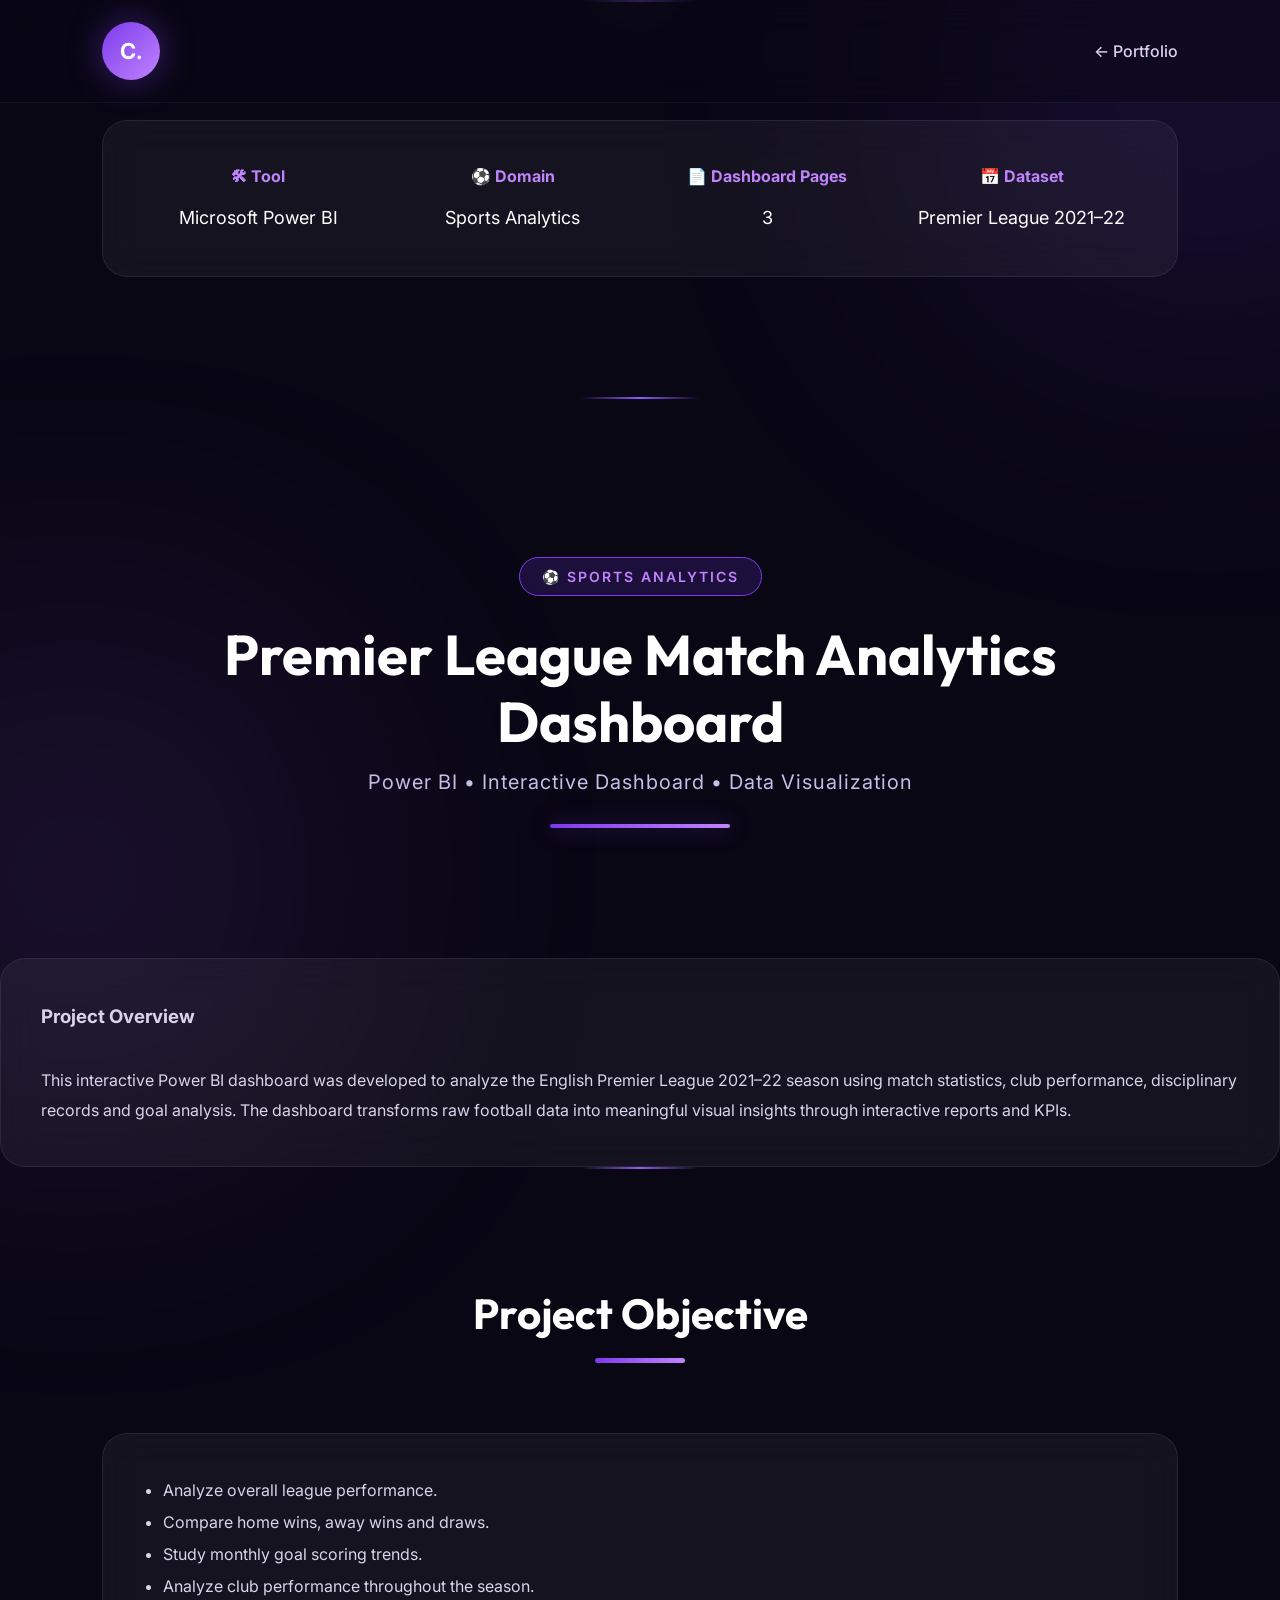
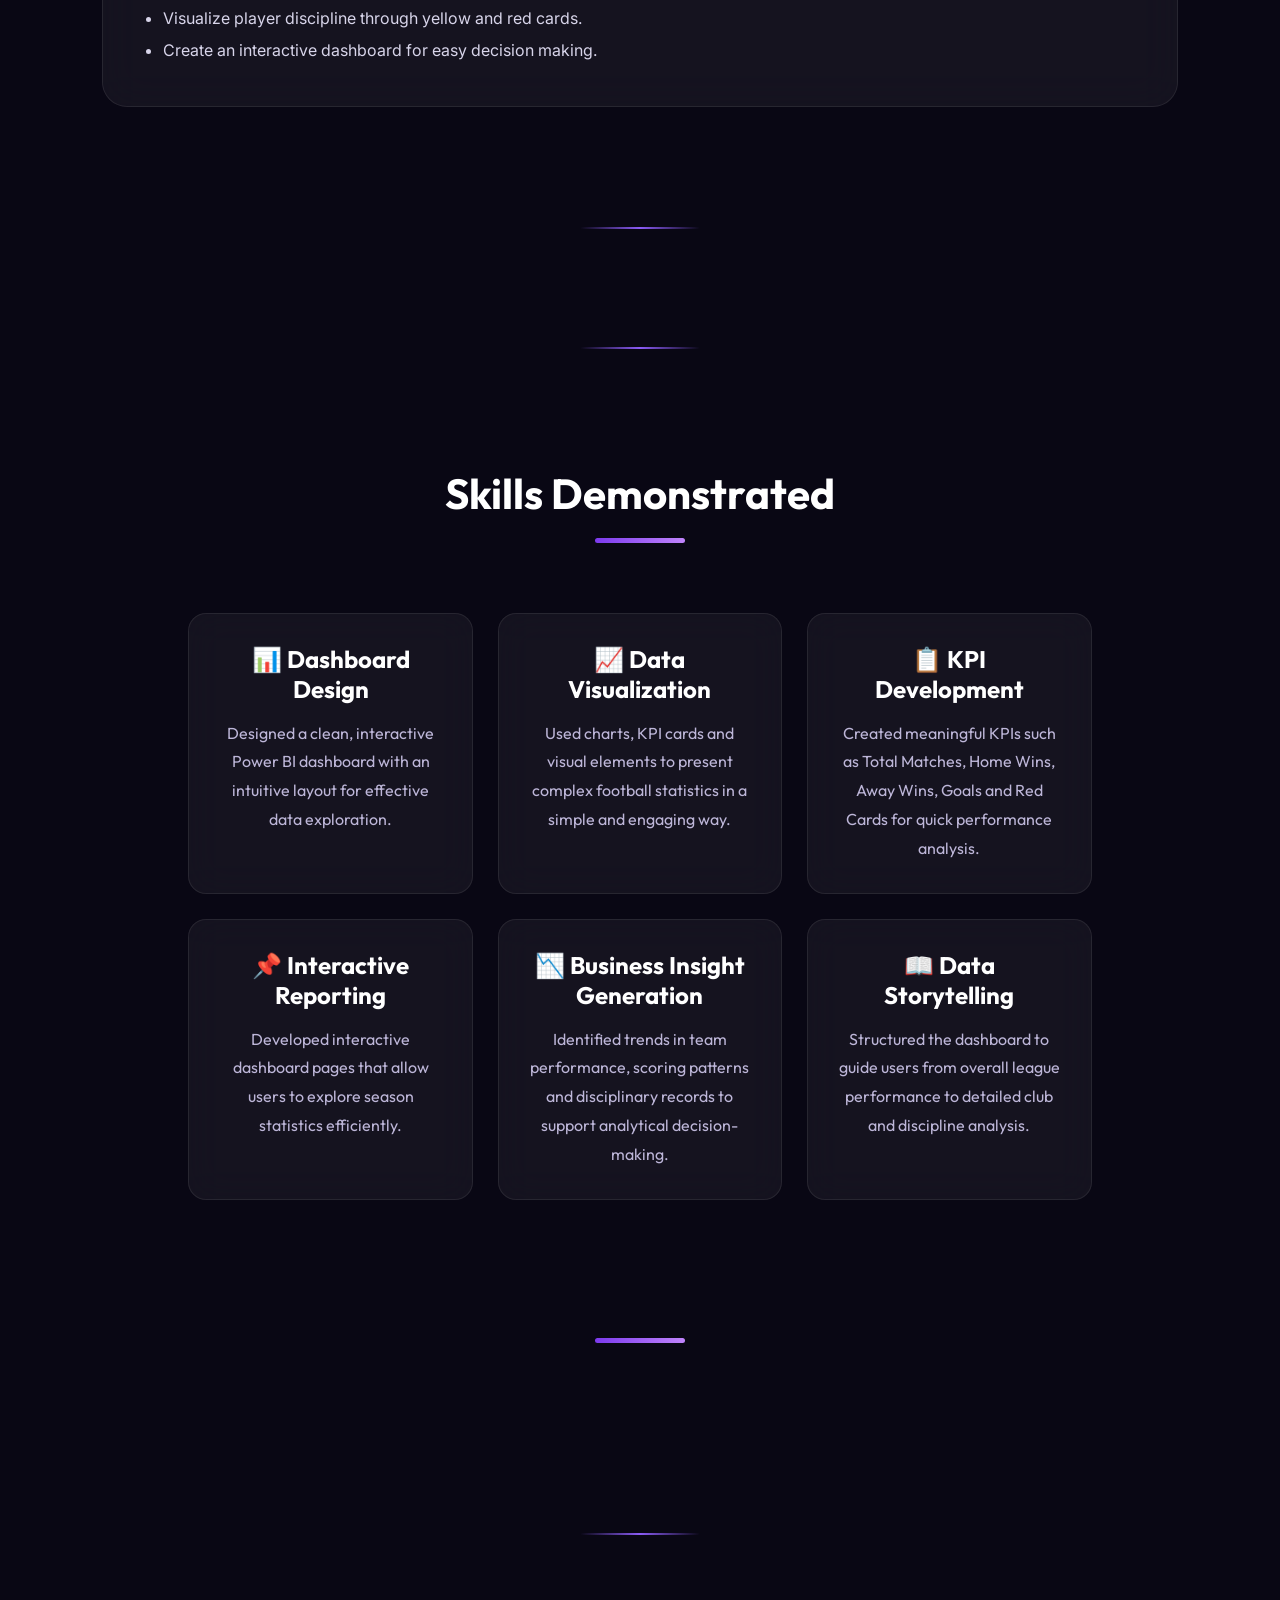
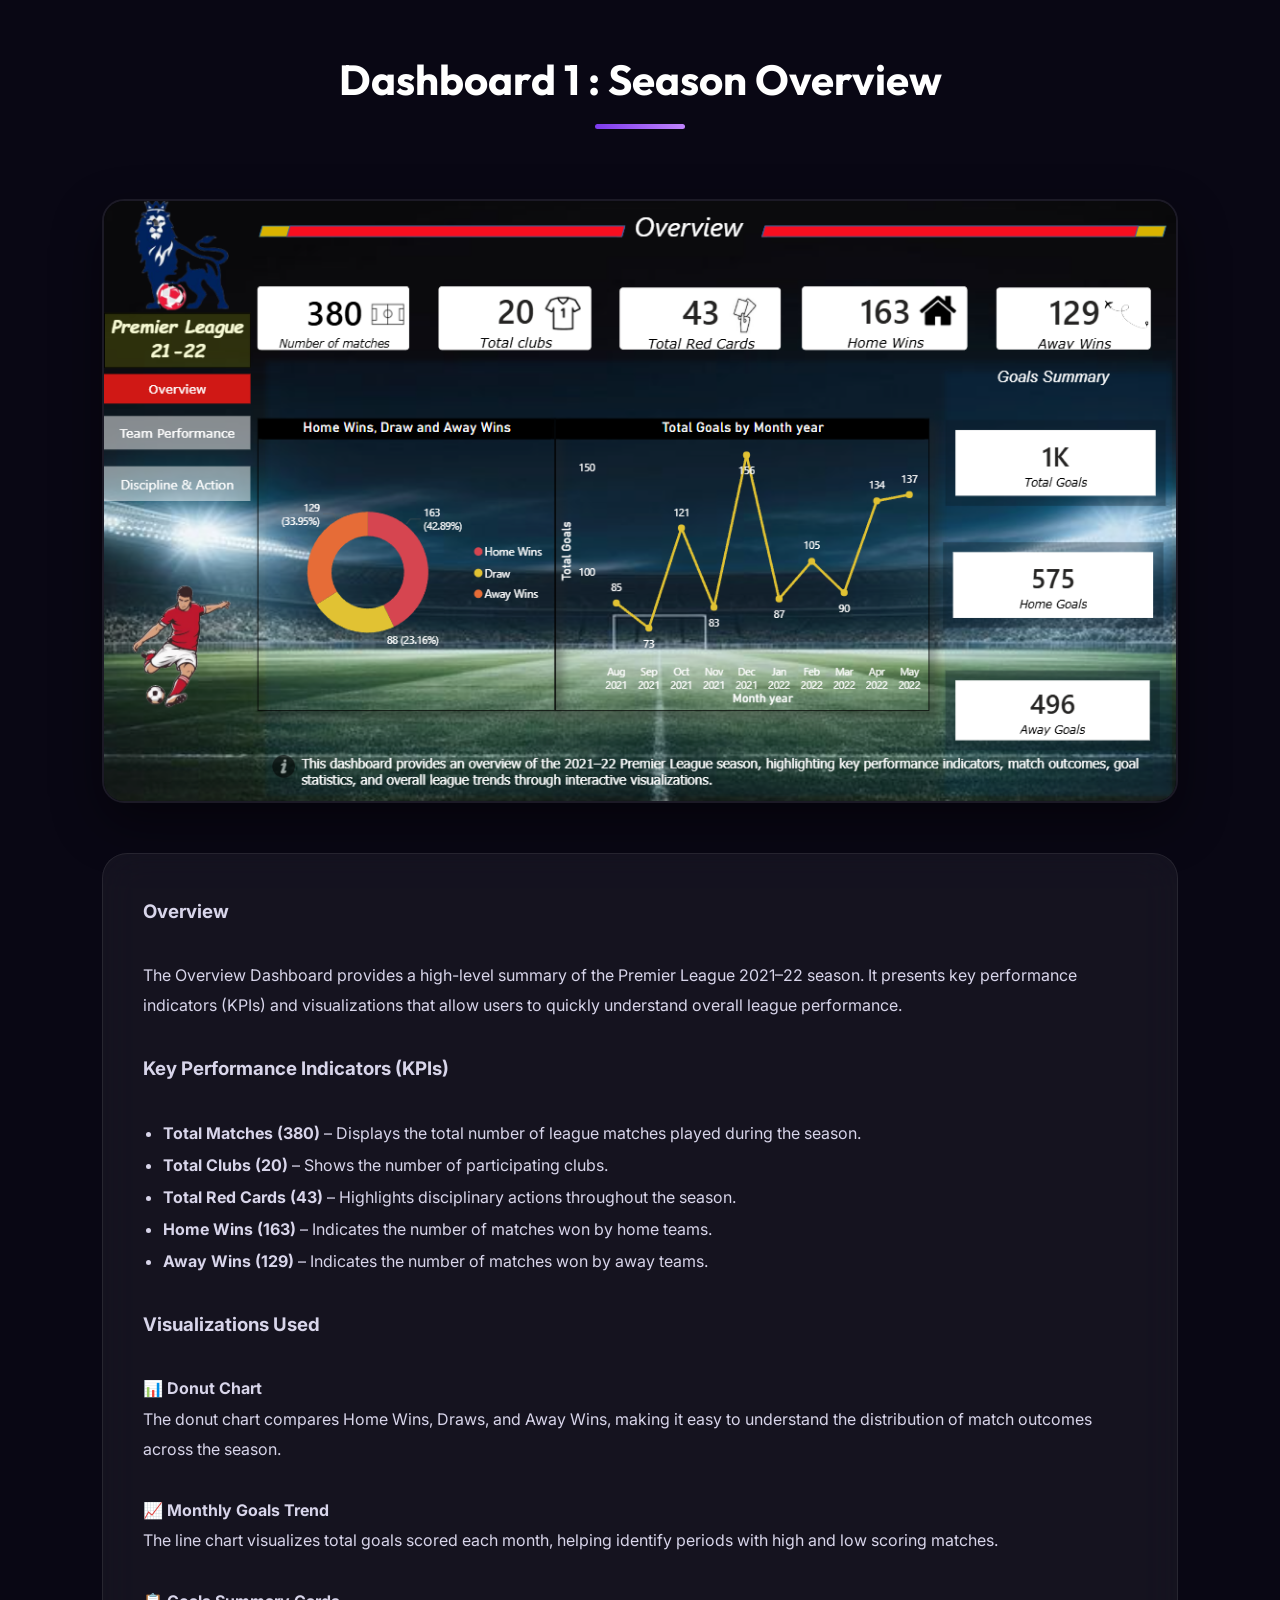
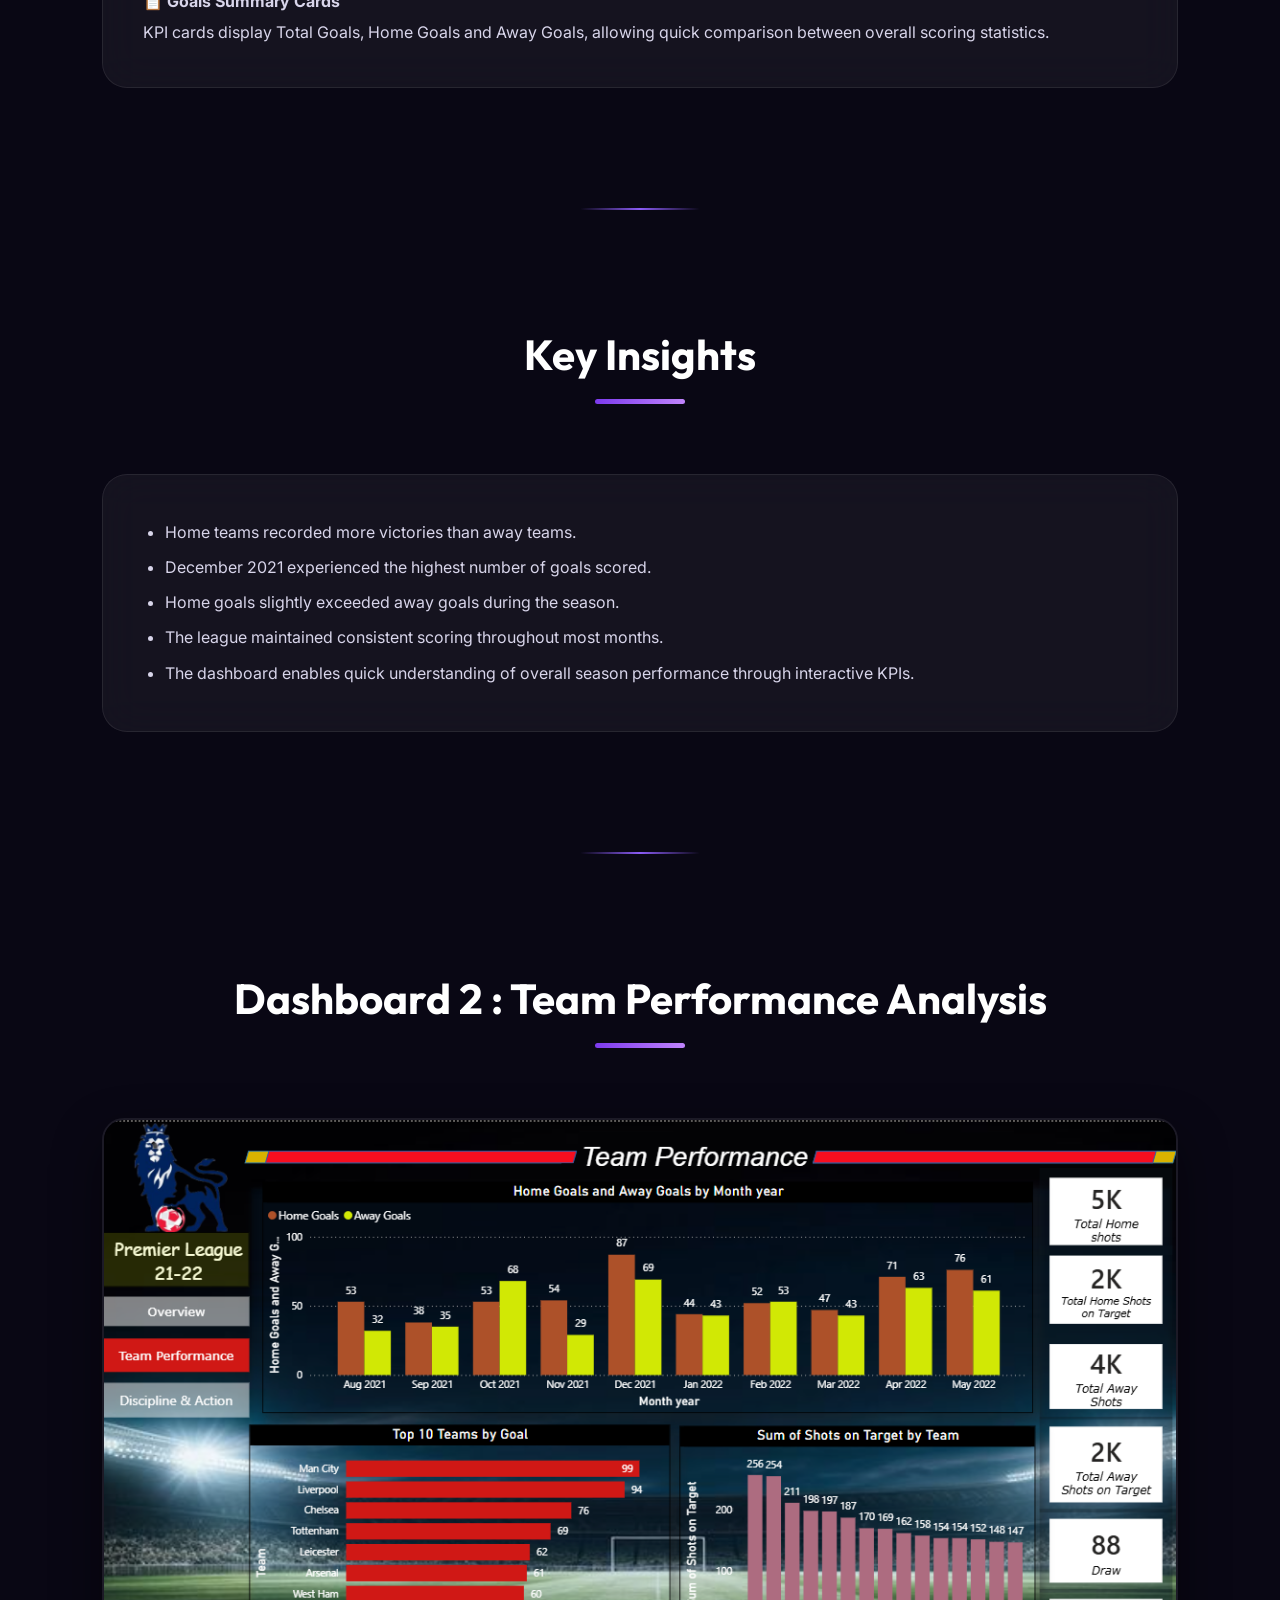
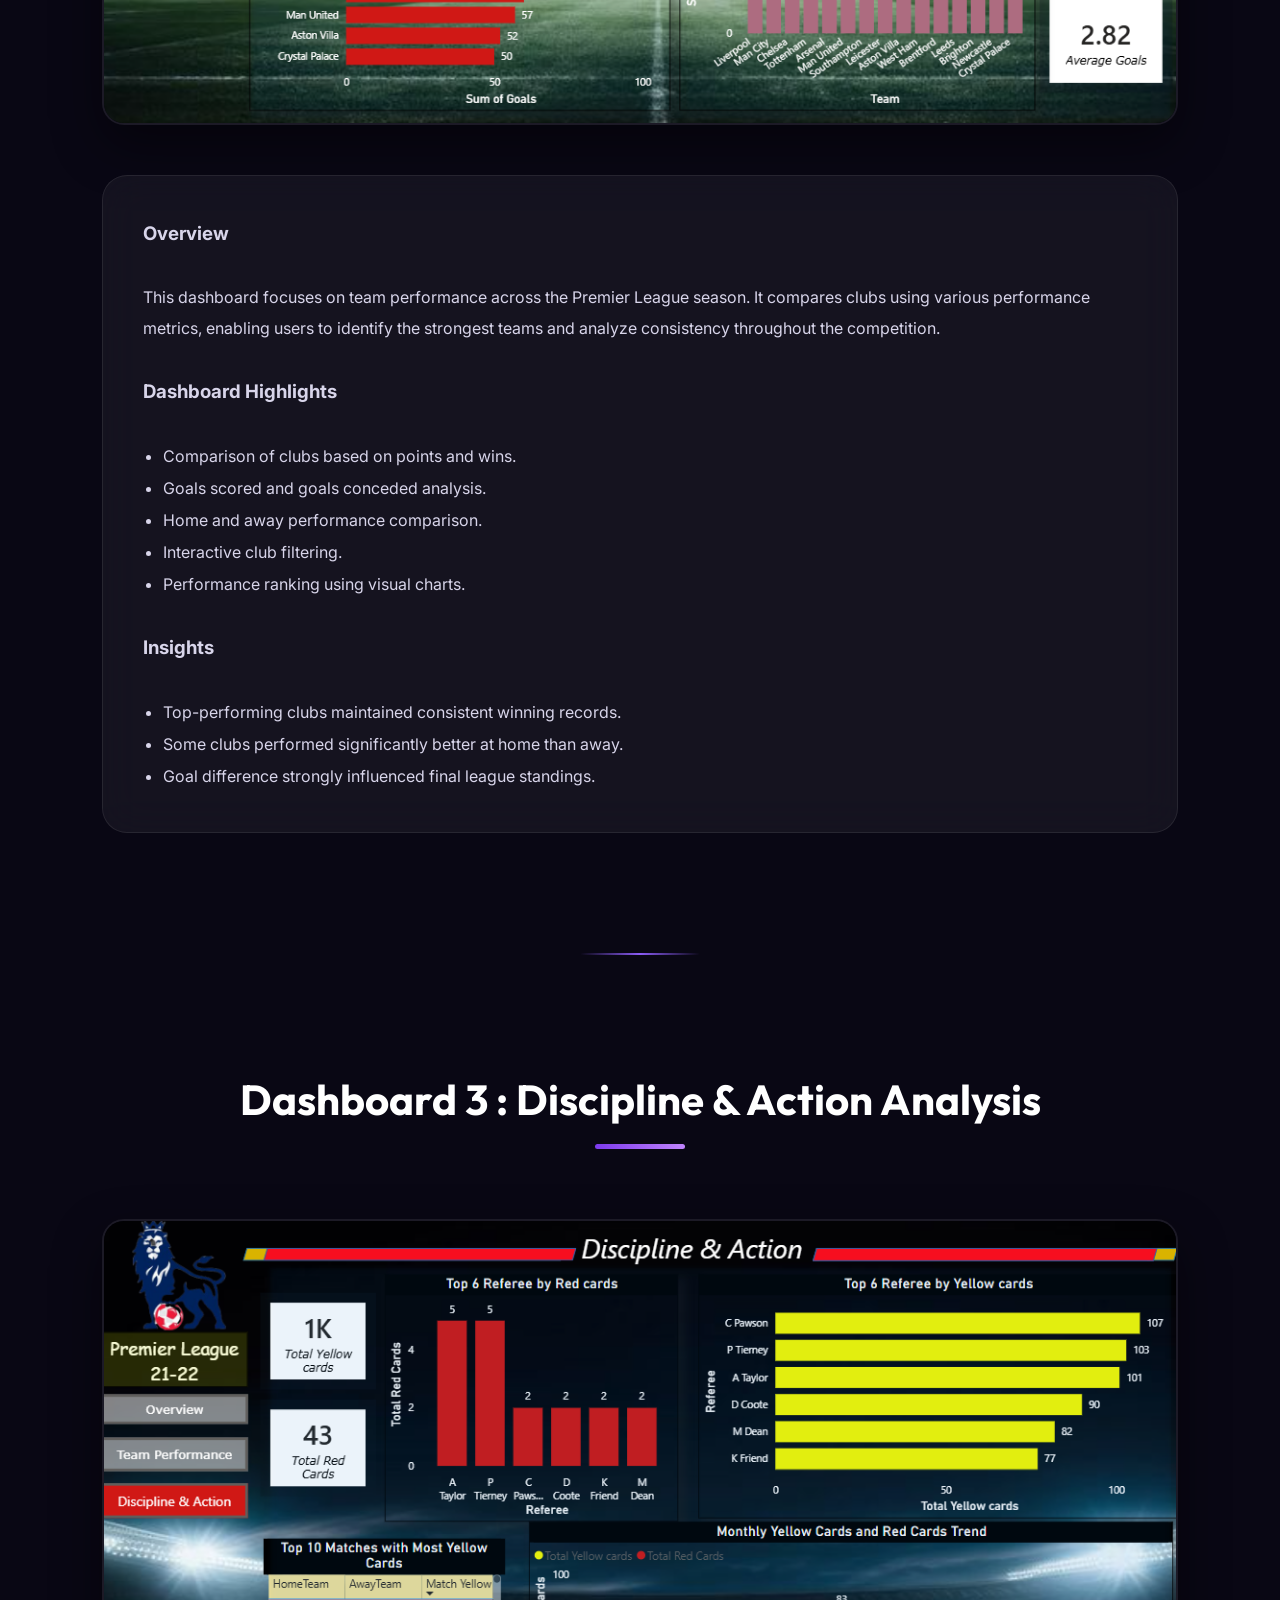
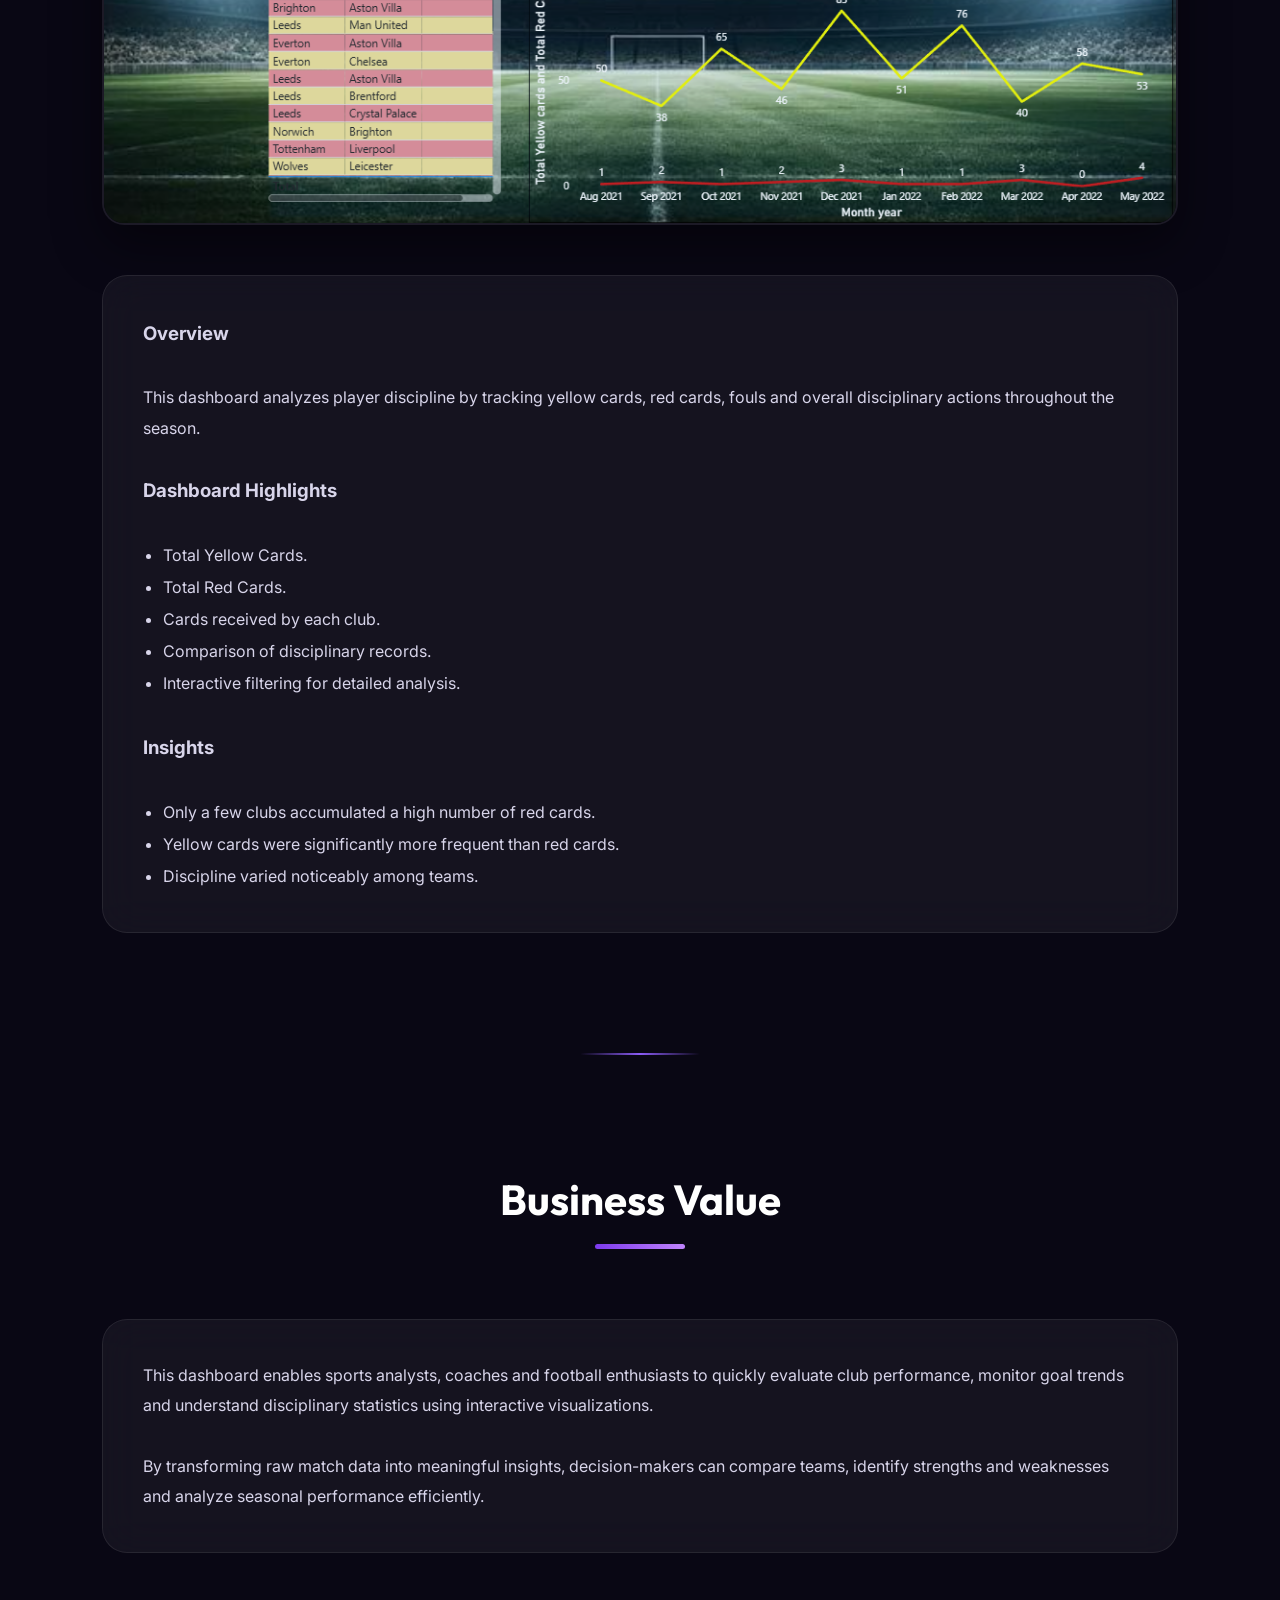
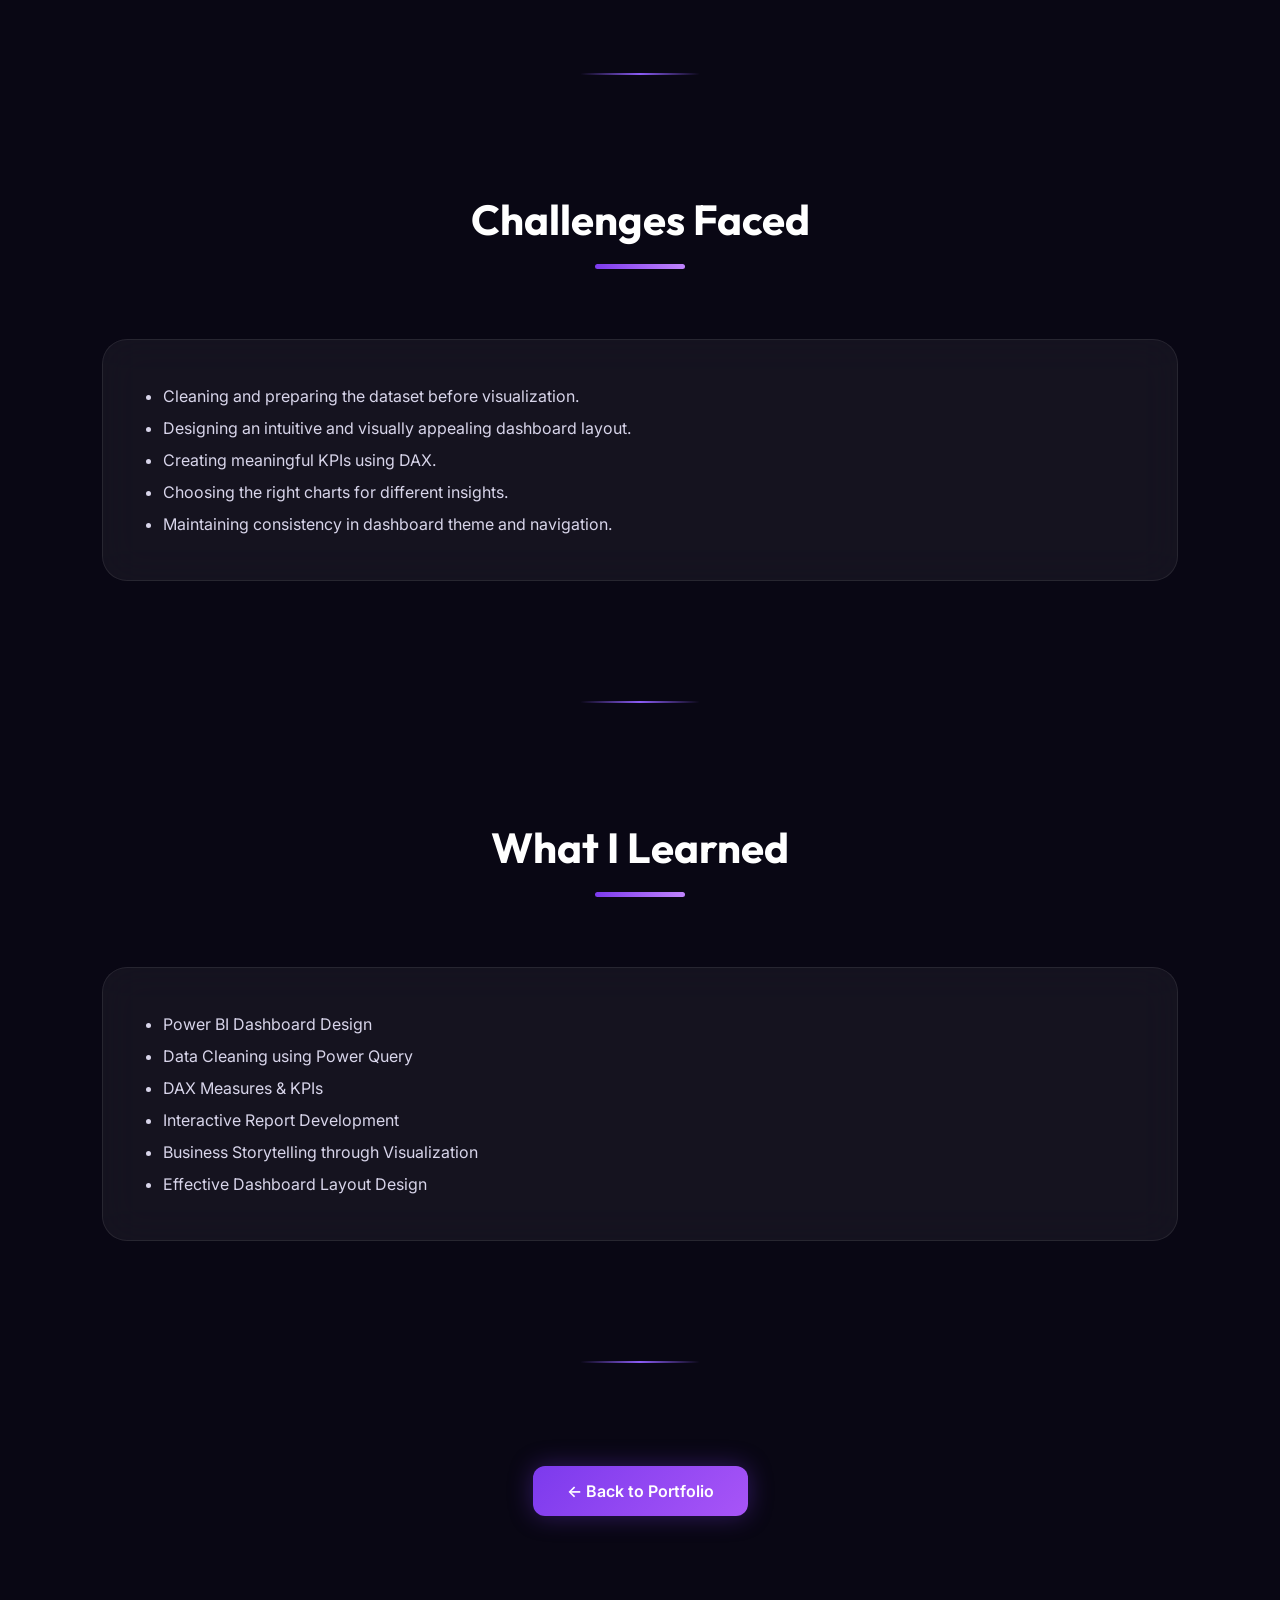
<file: premier.html>
<!DOCTYPE html>
<html lang="en">

<head>

<meta charset="UTF-8">

<meta name="viewport" content="width=device-width, initial-scale=1.0">

<title>Premier League Analytics Dashboard</title>
<!-- ==========================
        PROJECT INFORMATION
========================== -->

<section class="section">

    <div class="glass-card">

        <div class="project-info">

            <div>

                <h4>🛠 Tool</h4>

                <p>Microsoft Power BI</p>

            </div>

            <div>

                <h4>⚽ Domain</h4>

                <p>Sports Analytics</p>

            </div>

            <div>

                <h4>📄 Dashboard Pages</h4>

                <p>3</p>

            </div>

            <div>

                <h4>📅 Dataset</h4>

                <p>Premier League 2021–22</p>

            </div>

        </div>

    </div>

</section>

<link rel="stylesheet" href="style.css">

<link rel="preconnect" href="https://fonts.googleapis.com">

<link rel="preconnect" href="https://fonts.gstatic.com" crossorigin>

<link href="https://fonts.googleapis.com/css2?family=Outfit:wght@300;400;500;600;700;800&family=Inter:wght@300;400;500;600&display=swap" rel="stylesheet">

</head>

<body>

<div class="bg-glow glow1"></div>
<div class="bg-glow glow2"></div>

<nav class="navbar">

<div class="logo">

<span>C.</span>

</div>

<ul class="nav-links">

<li><a href="index.html">← Portfolio</a></li>

</ul>

</nav>



<!-- ==========================
        HERO HEADER
========================== -->

<section class="section">

<div class="project-header">

<span class="project-badge">

⚽ SPORTS ANALYTICS

</span>

<h1>

Premier League Match Analytics Dashboard

</h1>

<p class="project-subtitle">

Power BI • Interactive Dashboard • Data Visualization

</p>

<div class="project-divider"></div>

</div>

</section>

<div class="glass-card">

<h3>Project Overview</h3>

<br>

<p>

This interactive Power BI dashboard was developed to analyze the
English Premier League 2021–22 season using match statistics,
club performance, disciplinary records and goal analysis.

The dashboard transforms raw football data into meaningful visual
insights through interactive reports and KPIs.

</p>

</div>

</section>



<section class="section">

<h2 class="section-title">

Project Objective

</h2>

<div class="glass-card">

<ul style="line-height:2; padding-left:20px;">

<li>Analyze overall league performance.</li>

<li>Compare home wins, away wins and draws.</li>

<li>Study monthly goal scoring trends.</li>

<li>Analyze club performance throughout the season.</li>

<li>Visualize player discipline through yellow and red cards.</li>

<li>Create an interactive dashboard for easy decision making.</li>

</ul>

</div>

</section>



<section class="section">

<h2 class="section-title">


<!-- ==========================
        SKILLS DEMONSTRATED
========================== -->

<section class="section">

    <h2 class="section-title">

        Skills Demonstrated

    </h2>

    <div class="project-skills-grid">

        <div class="project-skill-card">

            <h3>📊 Dashboard Design</h3>

            <p>

                Designed a clean, interactive Power BI dashboard with an intuitive layout for effective data exploration.

            </p>

        </div>

        <div class="project-skill-card">

            <h3>📈 Data Visualization</h3>

            <p>

                Used charts, KPI cards and visual elements to present complex football statistics in a simple and engaging way.

            </p>

        </div>

        <div class="project-skill-card">

            <h3>📋 KPI Development</h3>

            <p>

                Created meaningful KPIs such as Total Matches, Home Wins, Away Wins, Goals and Red Cards for quick performance analysis.

            </p>

        </div>

        <div class="project-skill-card">

            <h3>📌 Interactive Reporting</h3>

            <p>

                Developed interactive dashboard pages that allow users to explore season statistics efficiently.

            </p>

        </div>

        <div class="project-skill-card">

            <h3>📉 Business Insight Generation</h3>

            <p>

                Identified trends in team performance, scoring patterns and disciplinary records to support analytical decision-making.

            </p>

        </div>

        <div class="project-skill-card">

            <h3>📖 Data Storytelling</h3>

            <p>

                Structured the dashboard to guide users from overall league performance to detailed club and discipline analysis.

            </p>

        </div>

    </div>

</section>

</section>
<!-- ==========================
        DASHBOARD OVERVIEW
========================== -->

<section class="section">

    <h2 class="section-title">

        Dashboard 1 : Season Overview

    </h2>

    <img src="images/p11.png" alt="Overview Dashboard" class="project-image">

    <br>

    <div class="glass-card">

        <h3>Overview</h3>

        <br>

        <p>

            The Overview Dashboard provides a high-level summary of the
            Premier League 2021–22 season. It presents key performance
            indicators (KPIs) and visualizations that allow users to quickly
            understand overall league performance.

        </p>

        <br>

        <h3>Key Performance Indicators (KPIs)</h3>

        <br>

        <ul style="line-height:2; padding-left:20px;">

            <li><strong>Total Matches (380)</strong> – Displays the total number of league matches played during the season.</li>

            <li><strong>Total Clubs (20)</strong> – Shows the number of participating clubs.</li>

            <li><strong>Total Red Cards (43)</strong> – Highlights disciplinary actions throughout the season.</li>

            <li><strong>Home Wins (163)</strong> – Indicates the number of matches won by home teams.</li>

            <li><strong>Away Wins (129)</strong> – Indicates the number of matches won by away teams.</li>

        </ul>

        <br>

        <h3>Visualizations Used</h3>

        <br>

        <h4>📊 Donut Chart</h4>

        <p>

            The donut chart compares Home Wins, Draws, and Away Wins,
            making it easy to understand the distribution of match outcomes
            across the season.

        </p>

        <br>

        <h4>📈 Monthly Goals Trend</h4>

        <p>

            The line chart visualizes total goals scored each month,
            helping identify periods with high and low scoring matches.

        </p>

        <br>

        <h4>📋 Goals Summary Cards</h4>

        <p>

            KPI cards display Total Goals, Home Goals and Away Goals,
            allowing quick comparison between overall scoring statistics.

        </p>

    </div>

</section>



<!-- ==========================
        KEY INSIGHTS
========================== -->

<section class="section">

    <h2 class="section-title">

        Key Insights

    </h2>

    <div class="glass-card">

        <ul style="line-height:2.2; padding-left:22px;">

            <li>Home teams recorded more victories than away teams.</li>

            <li>December 2021 experienced the highest number of goals scored.</li>

            <li>Home goals slightly exceeded away goals during the season.</li>

            <li>The league maintained consistent scoring throughout most months.</li>

            <li>The dashboard enables quick understanding of overall season performance through interactive KPIs.</li>

        </ul>

    </div>

</section>
<!-- ==========================
        DASHBOARD 2
========================== -->

<section class="section">

    <h2 class="section-title">

        Dashboard 2 : Team Performance Analysis

    </h2>

    <img src="images/p12.png" alt="Team Performance Dashboard" class="project-image">

    <br>

    <div class="glass-card">

        <h3>Overview</h3>

        <br>

        <p>

            This dashboard focuses on team performance across the Premier League
            season. It compares clubs using various performance metrics,
            enabling users to identify the strongest teams and analyze
            consistency throughout the competition.

        </p>

        <br>

        <h3>Dashboard Highlights</h3>

        <br>

        <ul style="line-height:2; padding-left:20px;">

            <li>Comparison of clubs based on points and wins.</li>

            <li>Goals scored and goals conceded analysis.</li>

            <li>Home and away performance comparison.</li>

            <li>Interactive club filtering.</li>

            <li>Performance ranking using visual charts.</li>

        </ul>

        <br>

        <h3>Insights</h3>

        <br>

        <ul style="line-height:2; padding-left:20px;">

            <li>Top-performing clubs maintained consistent winning records.</li>

            <li>Some clubs performed significantly better at home than away.</li>

            <li>Goal difference strongly influenced final league standings.</li>

        </ul>

    </div>

</section>



<!-- ==========================
        DASHBOARD 3
========================== -->

<section class="section">

    <h2 class="section-title">

        Dashboard 3 : Discipline & Action Analysis

    </h2>

    <img src="images/p13.png" alt="Discipline Dashboard" class="project-image">

    <br>

    <div class="glass-card">

        <h3>Overview</h3>

        <br>

        <p>

            This dashboard analyzes player discipline by tracking yellow cards,
            red cards, fouls and overall disciplinary actions throughout the season.

        </p>

        <br>

        <h3>Dashboard Highlights</h3>

        <br>

        <ul style="line-height:2; padding-left:20px;">

            <li>Total Yellow Cards.</li>

            <li>Total Red Cards.</li>

            <li>Cards received by each club.</li>

            <li>Comparison of disciplinary records.</li>

            <li>Interactive filtering for detailed analysis.</li>

        </ul>

        <br>

        <h3>Insights</h3>

        <br>

        <ul style="line-height:2; padding-left:20px;">

            <li>Only a few clubs accumulated a high number of red cards.</li>

            <li>Yellow cards were significantly more frequent than red cards.</li>

            <li>Discipline varied noticeably among teams.</li>

        </ul>

    </div>

</section>



<!-- ==========================
        BUSINESS VALUE
========================== -->

<section class="section">

    <h2 class="section-title">

        Business Value

    </h2>

    <div class="glass-card">

        <p>

            This dashboard enables sports analysts, coaches and football
            enthusiasts to quickly evaluate club performance, monitor goal
            trends and understand disciplinary statistics using interactive
            visualizations.

        </p>

        <br>

        <p>

            By transforming raw match data into meaningful insights,
            decision-makers can compare teams, identify strengths and
            weaknesses and analyze seasonal performance efficiently.

        </p>

    </div>

</section>



<!-- ==========================
        CHALLENGES
========================== -->

<section class="section">

    <h2 class="section-title">

        Challenges Faced

    </h2>

    <div class="glass-card">

        <ul style="line-height:2; padding-left:20px;">

            <li>Cleaning and preparing the dataset before visualization.</li>

            <li>Designing an intuitive and visually appealing dashboard layout.</li>

            <li>Creating meaningful KPIs using DAX.</li>

            <li>Choosing the right charts for different insights.</li>

            <li>Maintaining consistency in dashboard theme and navigation.</li>

        </ul>

    </div>

</section>



<!-- ==========================
        WHAT I LEARNED
========================== -->

<section class="section">

    <h2 class="section-title">

        What I Learned

    </h2>

    <div class="glass-card">

        <ul style="line-height:2; padding-left:20px;">

            <li>Power BI Dashboard Design</li>

            <li>Data Cleaning using Power Query</li>

            <li>DAX Measures & KPIs</li>

            <li>Interactive Report Development</li>

            <li>Business Storytelling through Visualization</li>

            <li>Effective Dashboard Layout Design</li>

        </ul>

    </div>

</section>



<!-- ==========================
        BACK BUTTON
========================== -->

<section class="section" style="text-align:center;">

    <a href="index.html" class="btn-primary">

        ← Back to Portfolio

    </a>

</section>

</body>

</html>
</file>
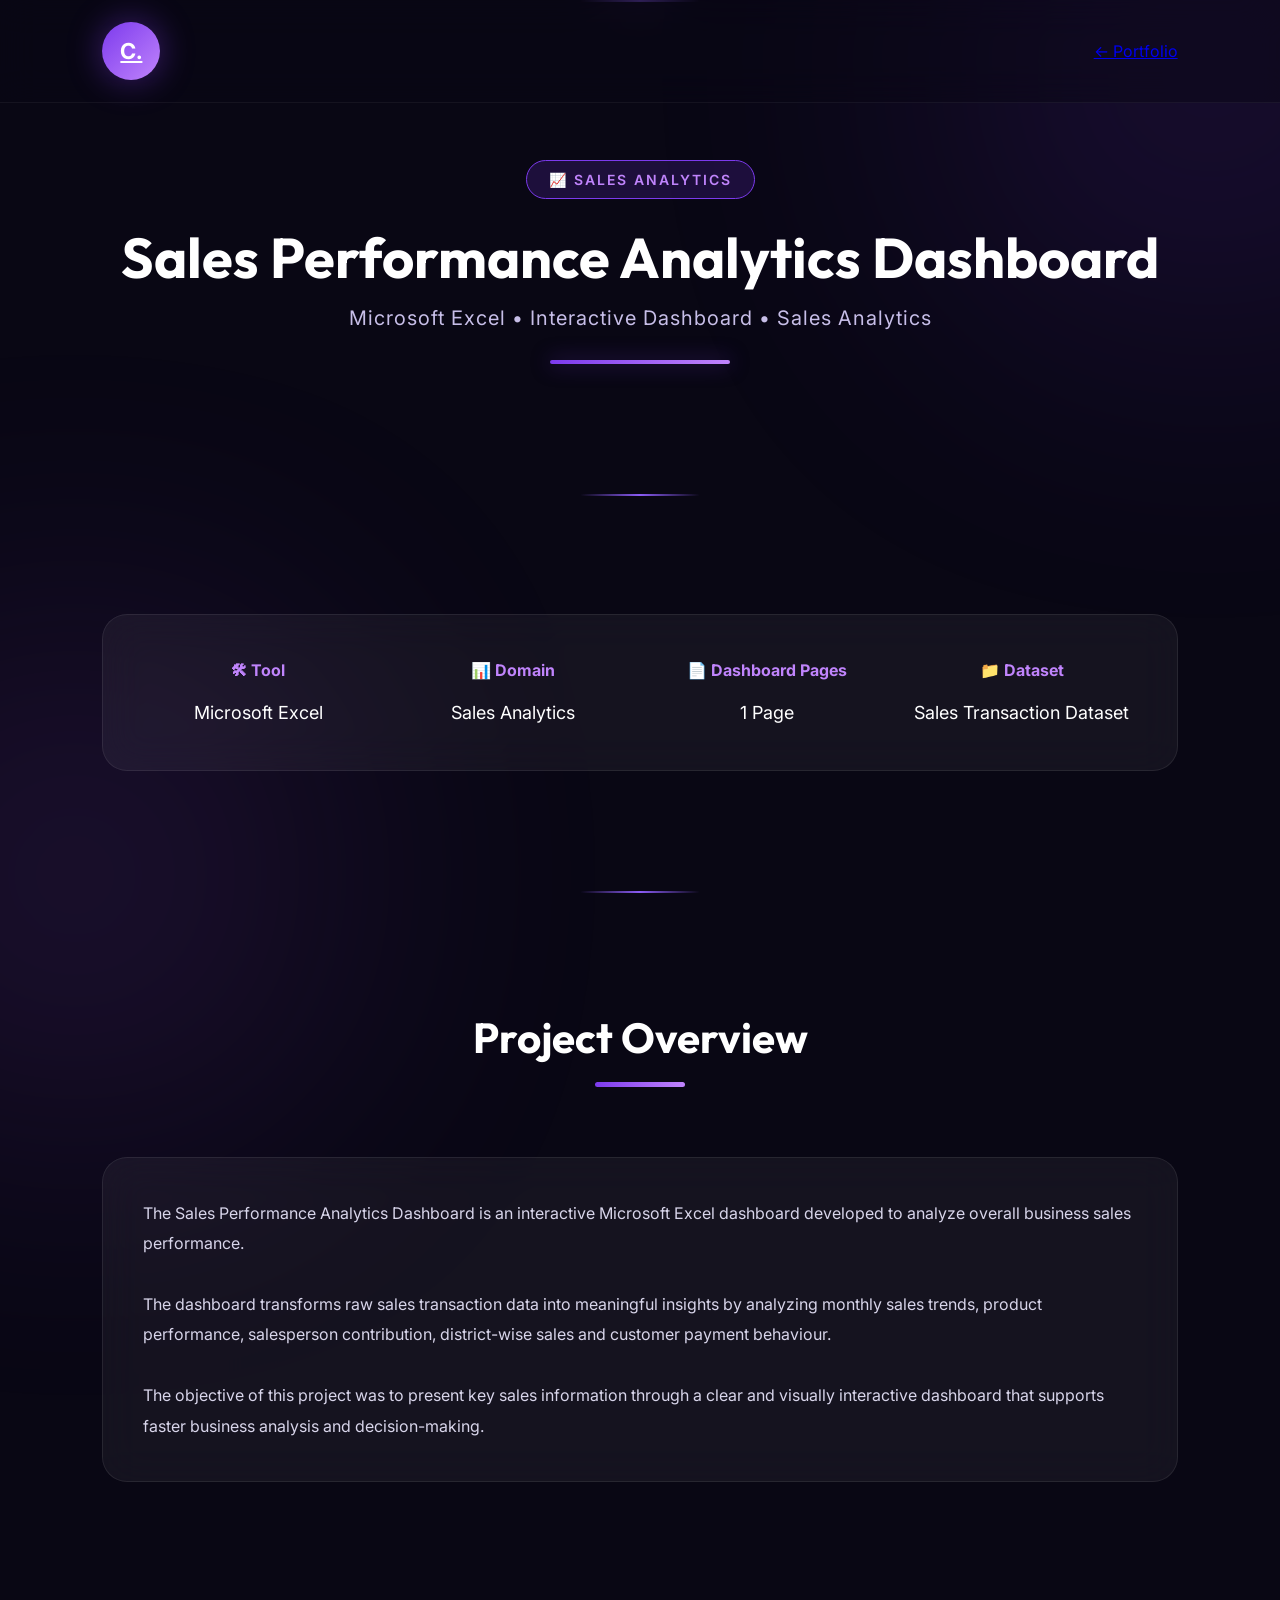
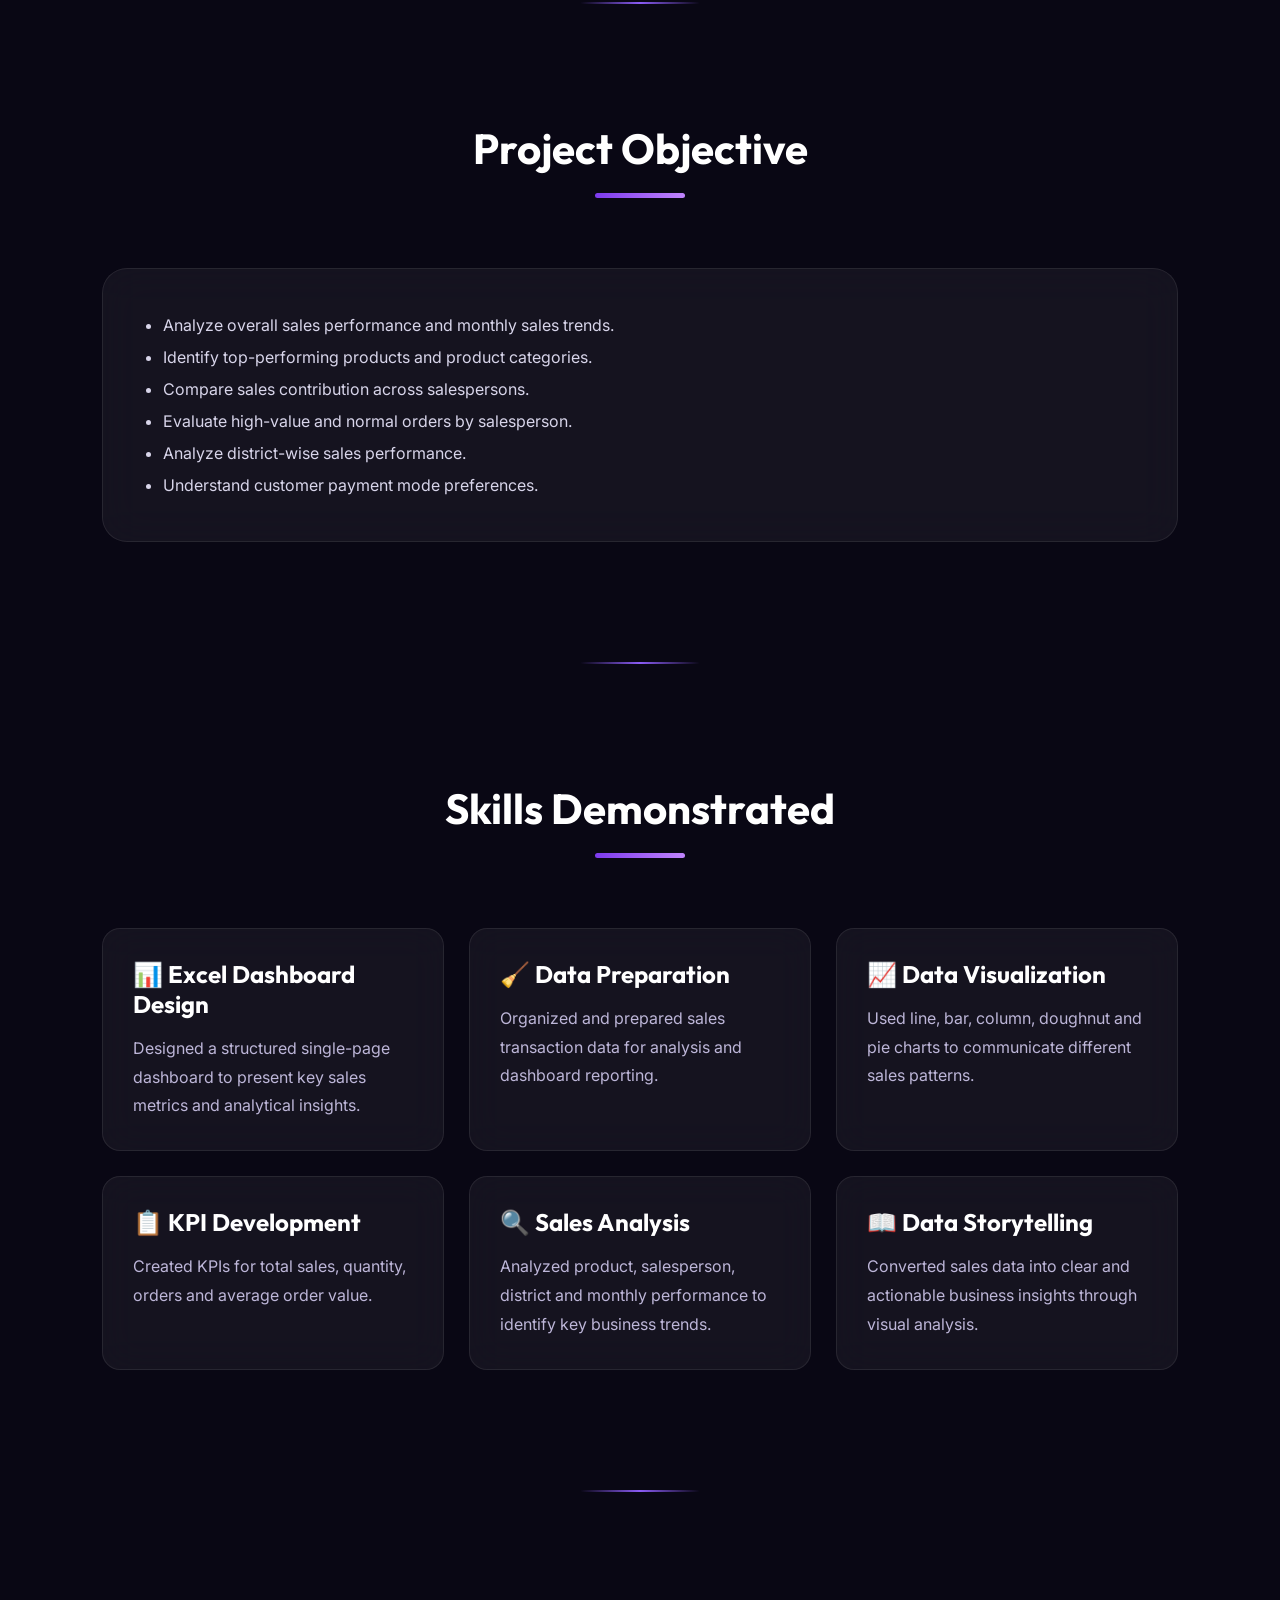
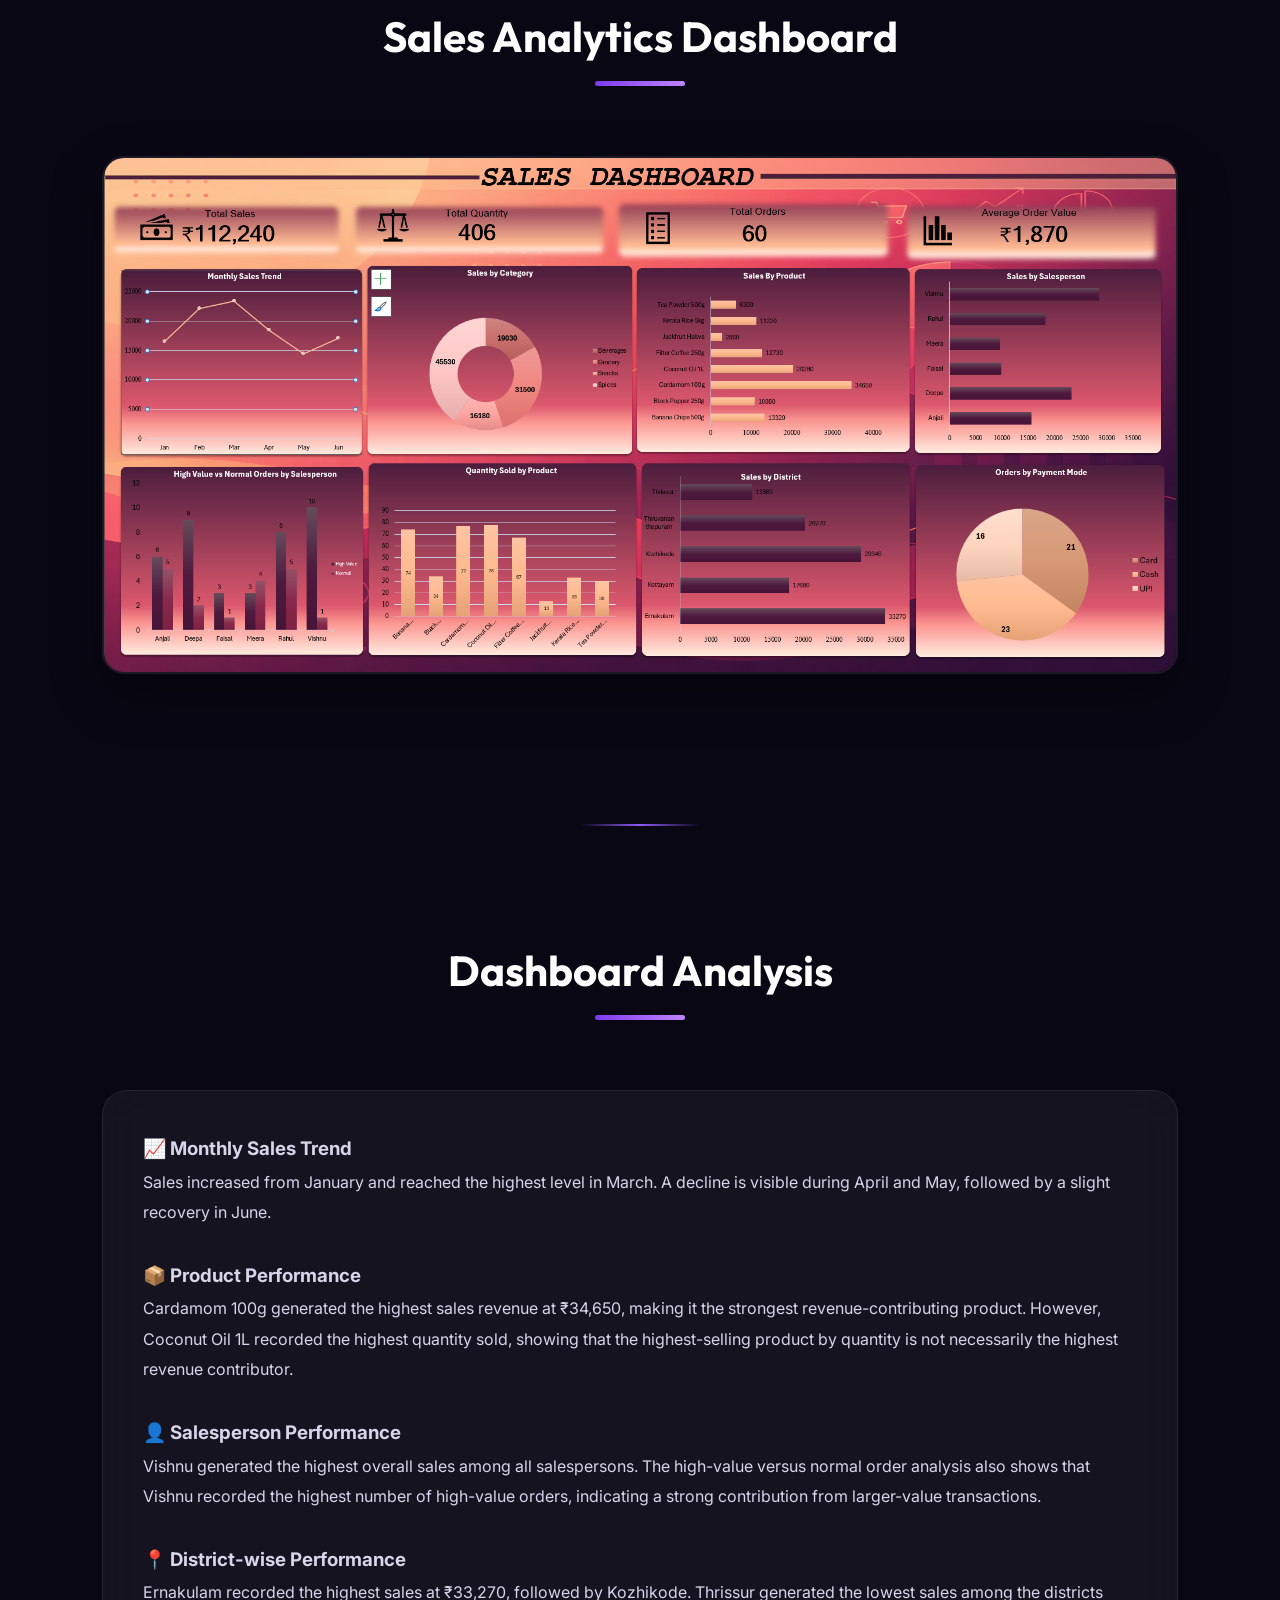
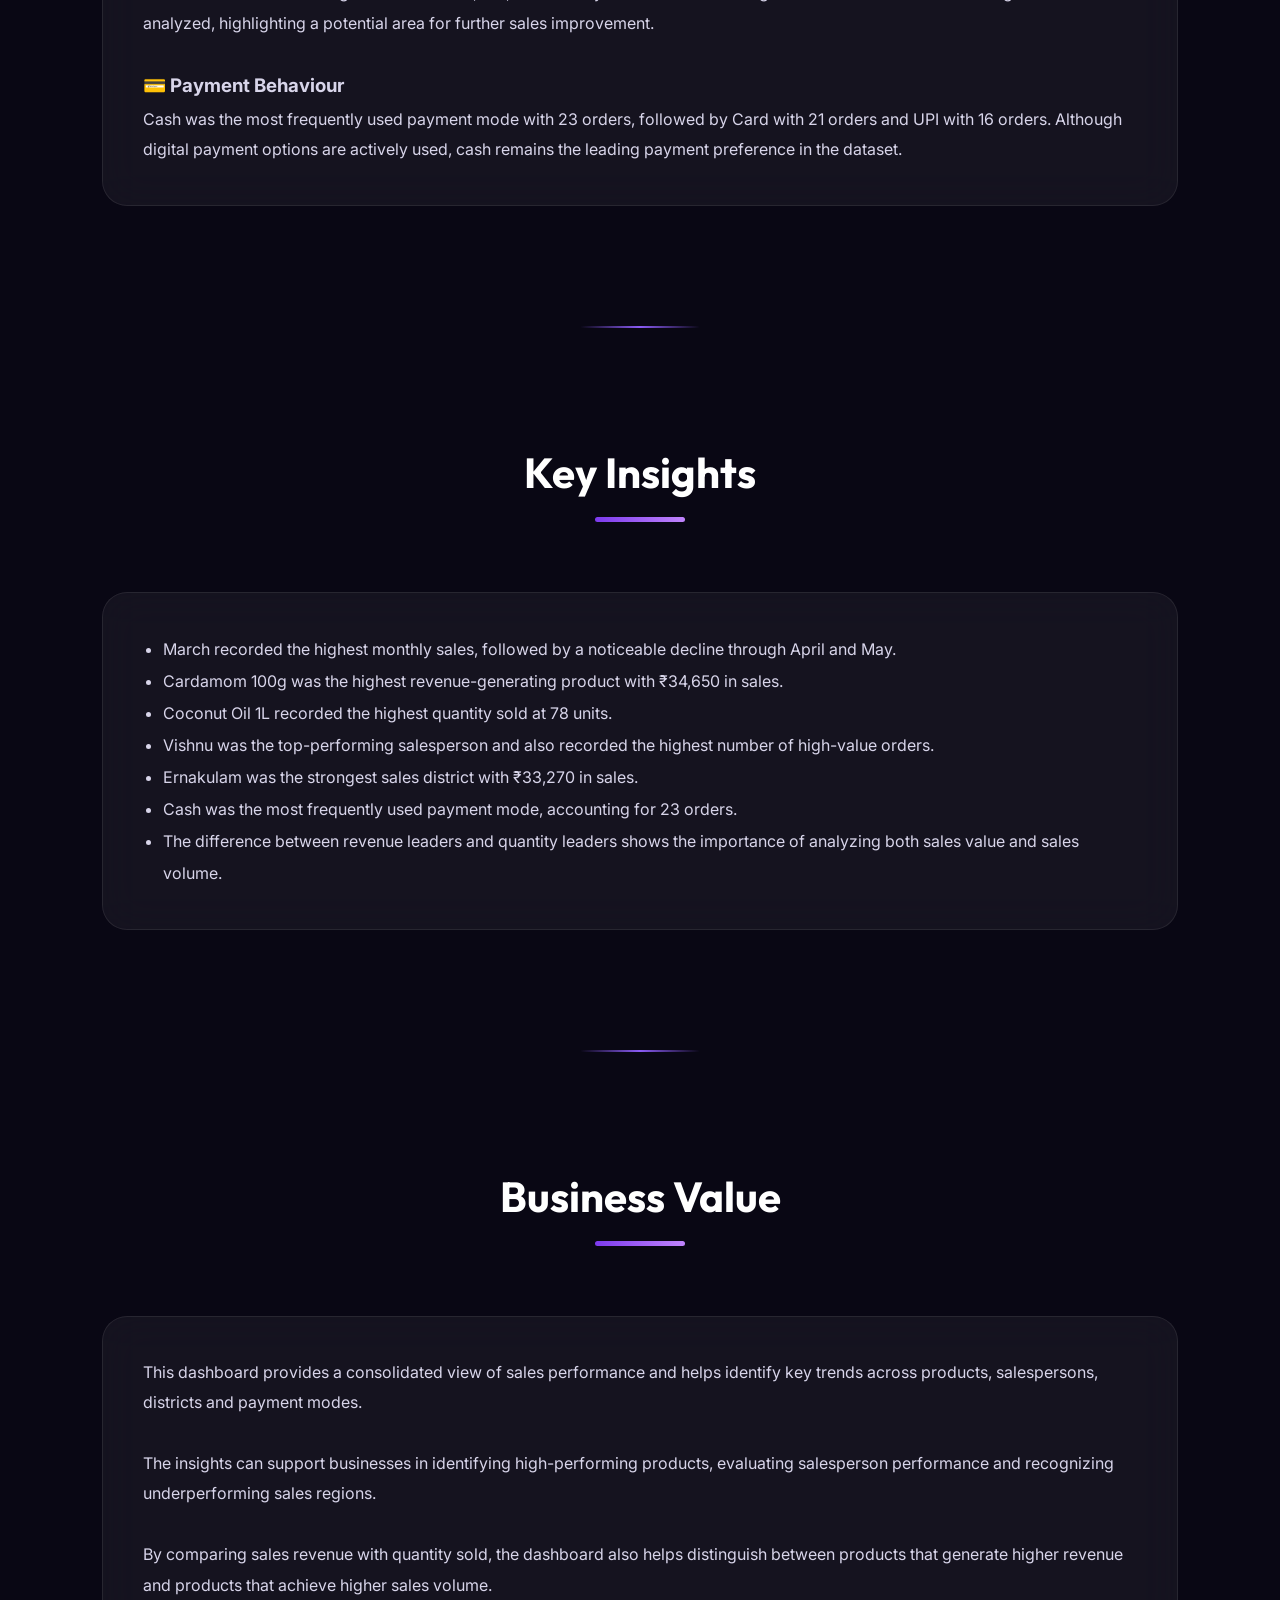
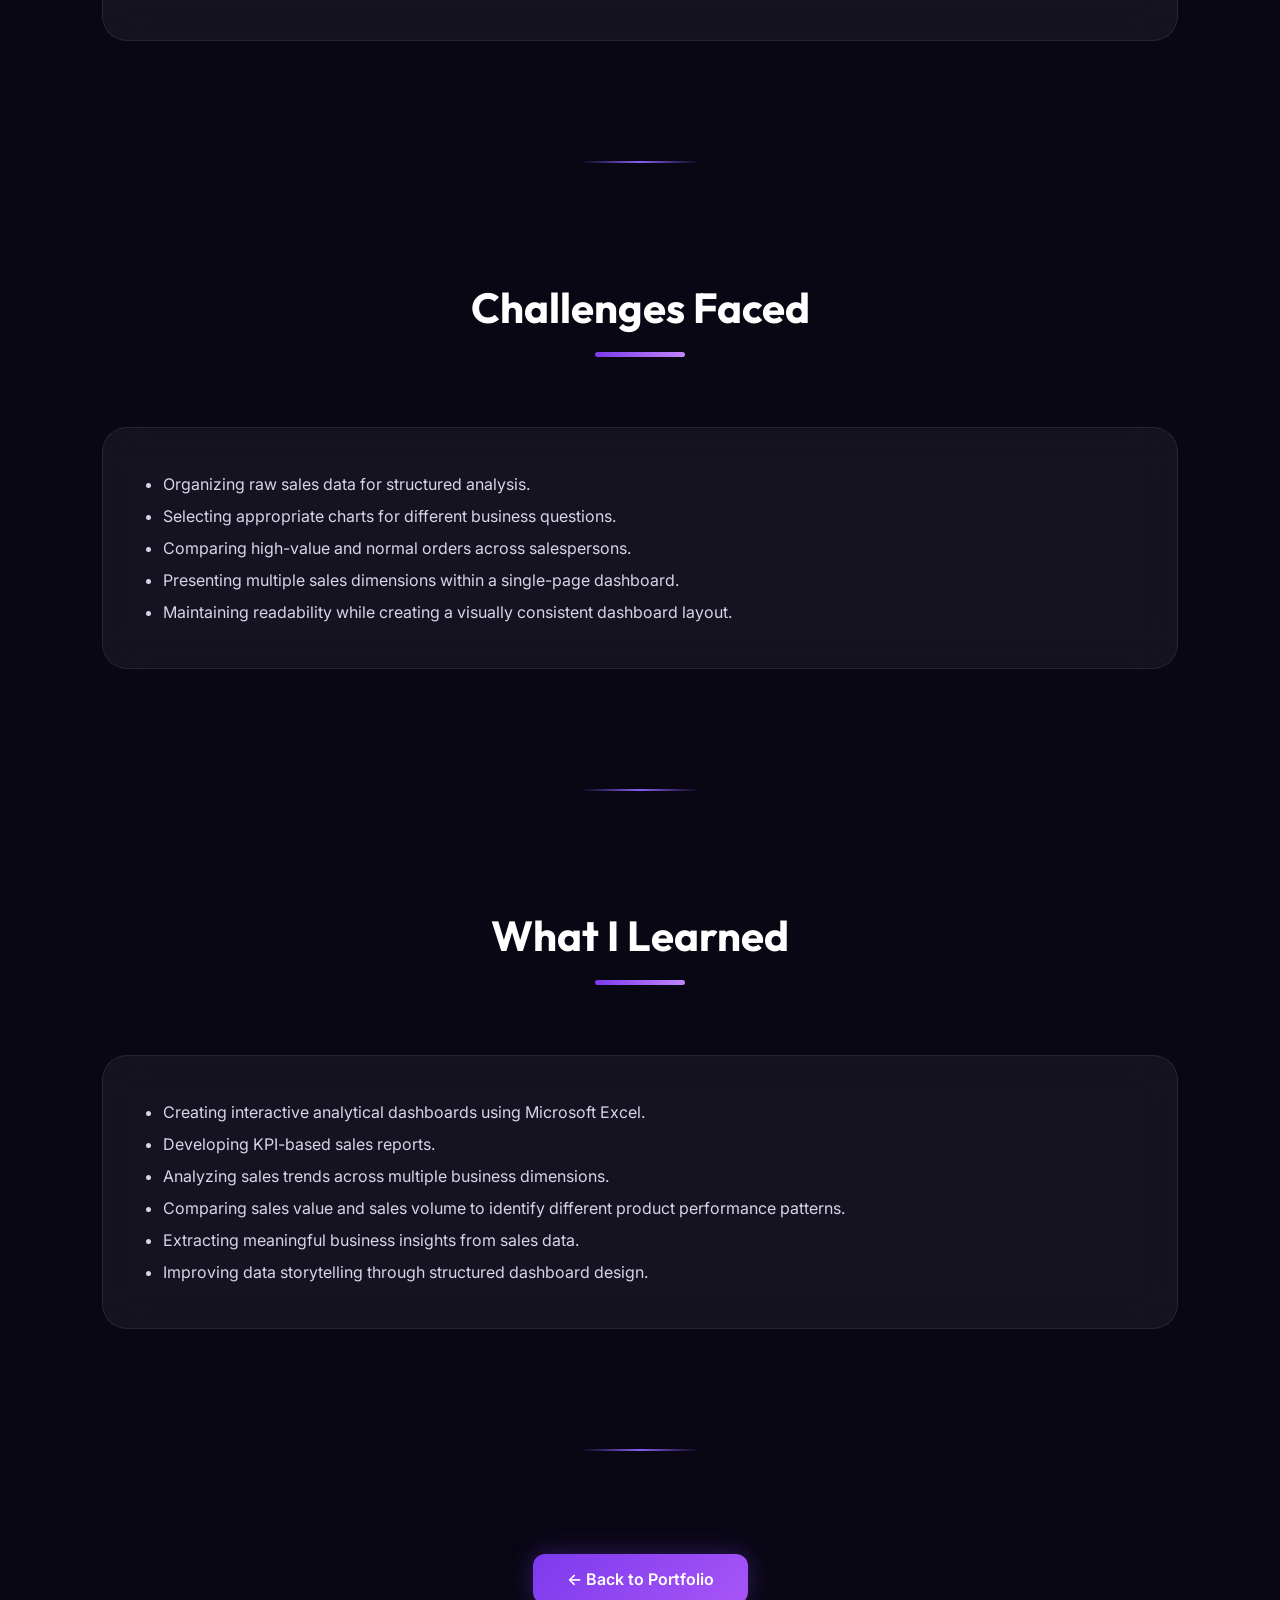
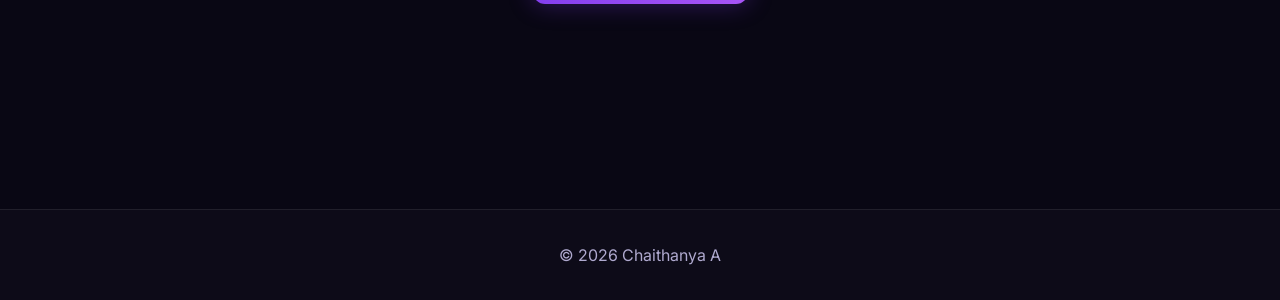
<file: sales.html>
<!DOCTYPE html>
<html lang="en">

<head>

    <meta charset="UTF-8">

    <meta name="viewport"
    content="width=device-width, initial-scale=1.0">

    <title>
        Sales Performance Analytics | Chaithanya A
    </title>

    <link rel="stylesheet" href="style.css">

    <link rel="preconnect"
    href="https://fonts.googleapis.com">

    <link rel="preconnect"
    href="https://fonts.gstatic.com"
    crossorigin>

    <link
    href="https://fonts.googleapis.com/css2?family=Outfit:wght@300;400;500;600;700;800&family=Inter:wght@300;400;500;600&display=swap"
    rel="stylesheet">

</head>


<body>


<!-- BACKGROUND GLOW -->

<div class="bg-glow glow1"></div>

<div class="bg-glow glow2"></div>


<!-- ==========================
        PROJECT NAVBAR
========================== -->

<nav class="navbar">

    <a href="index.html" class="logo">
        C.
    </a>

    <a href="index.html" class="back-link">
        ← Portfolio
    </a>

</nav>


<!-- ==========================
        PROJECT HERO
========================== -->

<section class="section">

    <div class="project-header">

        <span class="project-badge">

            📈 SALES ANALYTICS

        </span>

        <h1>

            Sales Performance Analytics Dashboard

        </h1>

        <p class="project-subtitle">

            Microsoft Excel • Interactive Dashboard • Sales Analytics

        </p>

        <div class="project-divider"></div>

    </div>

</section>


<!-- ==========================
        PROJECT INFORMATION
========================== -->

<section class="section">

    <div class="glass-card">

        <div class="project-info">

            <div>

                <h4>🛠 Tool</h4>

                <p>Microsoft Excel</p>

            </div>


            <div>

                <h4>📊 Domain</h4>

                <p>Sales Analytics</p>

            </div>


            <div>

                <h4>📄 Dashboard Pages</h4>

                <p>1 Page</p>

            </div>


            <div>

                <h4>📁 Dataset</h4>

                <p>Sales Transaction Dataset</p>

            </div>

        </div>

    </div>

</section>


<!-- ==========================
        PROJECT OVERVIEW
========================== -->

<section class="section">

    <h2 class="section-title">

        Project Overview

    </h2>

    <div class="glass-card">

        <p>

            The Sales Performance Analytics Dashboard is an
            interactive Microsoft Excel dashboard developed to
            analyze overall business sales performance.

        </p>

        <br>

        <p>

            The dashboard transforms raw sales transaction data
            into meaningful insights by analyzing monthly sales
            trends, product performance, salesperson contribution,
            district-wise sales and customer payment behaviour.

        </p>

        <br>

        <p>

            The objective of this project was to present key sales
            information through a clear and visually interactive
            dashboard that supports faster business analysis and
            decision-making.

        </p>

    </div>

</section>
<!-- ==========================
        PROJECT OBJECTIVE
========================== -->

<section class="section">

    <h2 class="section-title">
        Project Objective
    </h2>

    <div class="glass-card">

        <ul style="line-height:2; padding-left:20px;">

            <li>Analyze overall sales performance and monthly sales trends.</li>

            <li>Identify top-performing products and product categories.</li>

            <li>Compare sales contribution across salespersons.</li>

            <li>Evaluate high-value and normal orders by salesperson.</li>

            <li>Analyze district-wise sales performance.</li>

            <li>Understand customer payment mode preferences.</li>

        </ul>

    </div>

</section>


<!-- ==========================
        SKILLS DEMONSTRATED
========================== -->

<section class="section">

    <h2 class="section-title">
        Skills Demonstrated
    </h2>

    <div class="project-skills-grid">

        <div class="project-skill-card">

            <h3>📊 Excel Dashboard Design</h3>

            <p>
                Designed a structured single-page dashboard to present
                key sales metrics and analytical insights.
            </p>

        </div>


        <div class="project-skill-card">

            <h3>🧹 Data Preparation</h3>

            <p>
                Organized and prepared sales transaction data for
                analysis and dashboard reporting.
            </p>

        </div>


        <div class="project-skill-card">

            <h3>📈 Data Visualization</h3>

            <p>
                Used line, bar, column, doughnut and pie charts to
                communicate different sales patterns.
            </p>

        </div>


        <div class="project-skill-card">

            <h3>📋 KPI Development</h3>

            <p>
                Created KPIs for total sales, quantity, orders and
                average order value.
            </p>

        </div>


        <div class="project-skill-card">

            <h3>🔍 Sales Analysis</h3>

            <p>
                Analyzed product, salesperson, district and monthly
                performance to identify key business trends.
            </p>

        </div>


        <div class="project-skill-card">

            <h3>📖 Data Storytelling</h3>

            <p>
                Converted sales data into clear and actionable
                business insights through visual analysis.
            </p>

        </div>

    </div>

</section>


<!-- ==========================
        DASHBOARD
========================== -->

<section class="section">

    <h2 class="section-title">
        Sales Analytics Dashboard
    </h2>

    <img
        src="p31.png"
        alt="Sales Performance Analytics Dashboard"
        class="project-image"
    >

</section>
<!-- ==========================
        DASHBOARD ANALYSIS
========================== -->

<section class="section">

    <h2 class="section-title">
        Dashboard Analysis
    </h2>

    <div class="glass-card">

        <h3>📈 Monthly Sales Trend</h3>

        <p>
            Sales increased from January and reached the highest level
            in March. A decline is visible during April and May,
            followed by a slight recovery in June.
        </p>

        <br>

        <h3>📦 Product Performance</h3>

        <p>
            Cardamom 100g generated the highest sales revenue at
            ₹34,650, making it the strongest revenue-contributing
            product. However, Coconut Oil 1L recorded the highest
            quantity sold, showing that the highest-selling product
            by quantity is not necessarily the highest revenue
            contributor.
        </p>

        <br>

        <h3>👤 Salesperson Performance</h3>

        <p>
            Vishnu generated the highest overall sales among all
            salespersons. The high-value versus normal order analysis
            also shows that Vishnu recorded the highest number of
            high-value orders, indicating a strong contribution from
            larger-value transactions.
        </p>

        <br>

        <h3>📍 District-wise Performance</h3>

        <p>
            Ernakulam recorded the highest sales at ₹33,270, followed
            by Kozhikode. Thrissur generated the lowest sales among
            the districts analyzed, highlighting a potential area for
            further sales improvement.
        </p>

        <br>

        <h3>💳 Payment Behaviour</h3>

        <p>
            Cash was the most frequently used payment mode with
            23 orders, followed by Card with 21 orders and UPI with
            16 orders. Although digital payment options are actively
            used, cash remains the leading payment preference in the
            dataset.
        </p>

    </div>

</section>


<!-- ==========================
        KEY INSIGHTS
========================== -->

<section class="section">

    <h2 class="section-title">
        Key Insights
    </h2>

    <div class="glass-card">

        <ul style="line-height:2; padding-left:20px;">

            <li>
                March recorded the highest monthly sales, followed by
                a noticeable decline through April and May.
            </li>

            <li>
                Cardamom 100g was the highest revenue-generating
                product with ₹34,650 in sales.
            </li>

            <li>
                Coconut Oil 1L recorded the highest quantity sold at
                78 units.
            </li>

            <li>
                Vishnu was the top-performing salesperson and also
                recorded the highest number of high-value orders.
            </li>

            <li>
                Ernakulam was the strongest sales district with
                ₹33,270 in sales.
            </li>

            <li>
                Cash was the most frequently used payment mode,
                accounting for 23 orders.
            </li>

            <li>
                The difference between revenue leaders and
                quantity leaders shows the importance of analyzing
                both sales value and sales volume.
            </li>

        </ul>

    </div>

</section>
<!-- ==========================
        BUSINESS VALUE
========================== -->

<section class="section">

    <h2 class="section-title">
        Business Value
    </h2>

    <div class="glass-card">

        <p>
            This dashboard provides a consolidated view of sales
            performance and helps identify key trends across products,
            salespersons, districts and payment modes.
        </p>

        <br>

        <p>
            The insights can support businesses in identifying
            high-performing products, evaluating salesperson
            performance and recognizing underperforming sales regions.
        </p>

        <br>

        <p>
            By comparing sales revenue with quantity sold, the
            dashboard also helps distinguish between products that
            generate higher revenue and products that achieve higher
            sales volume.
        </p>

    </div>

</section>


<!-- ==========================
        CHALLENGES FACED
========================== -->

<section class="section">

    <h2 class="section-title">
        Challenges Faced
    </h2>

    <div class="glass-card">

        <ul style="line-height:2; padding-left:20px;">

            <li>
                Organizing raw sales data for structured analysis.
            </li>

            <li>
                Selecting appropriate charts for different business
                questions.
            </li>

            <li>
                Comparing high-value and normal orders across
                salespersons.
            </li>

            <li>
                Presenting multiple sales dimensions within a
                single-page dashboard.
            </li>

            <li>
                Maintaining readability while creating a visually
                consistent dashboard layout.
            </li>

        </ul>

    </div>

</section>


<!-- ==========================
        WHAT I LEARNED
========================== -->

<section class="section">

    <h2 class="section-title">
        What I Learned
    </h2>

    <div class="glass-card">

        <ul style="line-height:2; padding-left:20px;">

            <li>
                Creating interactive analytical dashboards using
                Microsoft Excel.
            </li>

            <li>
                Developing KPI-based sales reports.
            </li>

            <li>
                Analyzing sales trends across multiple business
                dimensions.
            </li>

            <li>
                Comparing sales value and sales volume to identify
                different product performance patterns.
            </li>

            <li>
                Extracting meaningful business insights from sales
                data.
            </li>

            <li>
                Improving data storytelling through structured
                dashboard design.
            </li>

        </ul>

    </div>

</section>


<!-- ==========================
        BACK TO PORTFOLIO
========================== -->

<section class="section" style="text-align:center;">

    <a href="index.html" class="btn-primary">
        ← Back to Portfolio
    </a>

</section>


<!-- ==========================
        FOOTER
========================== -->

<footer>

    © 2026 Chaithanya A

</footer>


<script src="script.js"></script>

</body>

</html>
</file>
<file: style.css>
/* ===========================
   GOOGLE FONT RESET
=========================== */

*{
    margin:0;
    padding:0;
    box-sizing:border-box;
}

html{
    scroll-behavior:smooth;
}

body{

    font-family:'Inter',sans-serif;

    background:#090714;

    color:#ffffff;

    overflow-x:hidden;

    position:relative;

}


/* ===========================
   CUSTOM SCROLLBAR
=========================== */

::-webkit-scrollbar{

    width:10px;

}

::-webkit-scrollbar-track{

    background:#0d0818;

}

::-webkit-scrollbar-thumb{

    background:#7C3AED;

    border-radius:20px;

}

::-webkit-scrollbar-thumb:hover{

    background:#A855F7;

}


/* ===========================
   BACKGROUND GLOW
=========================== */

.bg-glow{

    position:fixed;

    border-radius:50%;

    filter:blur(150px);

    opacity:.18;

    z-index:-2;

}

.glow1{

    width:500px;

    height:500px;

    background:#7C3AED;

    top:-180px;

    right:-180px;

}

.glow2{

    width:450px;

    height:450px;

    background:#A855F7;

    bottom:-200px;

    left:-150px;

}


/* ===========================
   NAVBAR
=========================== */

.navbar{

    position:fixed;

    top:0;

    left:0;

    width:100%;

    padding:22px 8%;

    display:flex;

    justify-content:space-between;

    align-items:center;

    backdrop-filter:blur(18px);

    background:rgba(9,7,20,.45);

    border-bottom:1px solid rgba(255,255,255,.05);

    z-index:999;

}

.logo{

    width:58px;

    height:58px;

    border-radius:50%;

    display:flex;

    justify-content:center;

    align-items:center;

    font-size:22px;

    font-weight:700;

    color:white;

    background:linear-gradient(135deg,#7C3AED,#C084FC);

    box-shadow:

    0 0 35px rgba(124,58,237,.45);

}

.nav-links{

    display:flex;

    gap:45px;

    list-style:none;

}

.nav-links a{

    color:#d8d3f0;

    text-decoration:none;

    font-weight:500;

    transition:.35s;

}

.nav-links a:hover{

    color:#C084FC;

}


/* ===========================
   HERO
=========================== */

.hero{

    min-height:100vh;

    display:flex;

    justify-content:space-between;

    align-items:center;

    padding:0 8%;

    position:relative;

}

.hero-content{

    width:48%;

}

.intro{

    color:#A855F7;

    letter-spacing:5px;

    margin-bottom:20px;

    font-size:15px;

}

.hero h1{

    font-family:'Outfit',sans-serif;

    font-size:72px;

    font-weight:800;

    line-height:1.05;

}

.hero h2{

    margin-top:15px;

    font-size:30px;

    color:#C084FC;

    font-weight:500;

}

.hero-text{

    margin-top:35px;

    color:#B7B0D3;

    line-height:1.9;

    font-size:18px;

    max-width:550px;

}


/* ===========================
   BUTTONS
=========================== */

.hero-buttons{

    display:flex;

    gap:20px;

    margin-top:45px;

}

.btn-primary{

    text-decoration:none;

    padding:15px 34px;

    border-radius:12px;

    color:white;

    font-weight:600;

    background:linear-gradient(135deg,#7C3AED,#A855F7);

    transition:.35s;

    box-shadow:

    0 0 25px rgba(124,58,237,.35);

}

.btn-primary:hover{

    transform:translateY(-6px);

    box-shadow:

    0 0 45px rgba(124,58,237,.6);

}

.btn-secondary{

    text-decoration:none;

    padding:15px 34px;

    border-radius:12px;

    color:white;

    font-weight:600;

    border:1px solid #7C3AED;

    transition:.35s;

}

.btn-secondary:hover{

    background:#7C3AED;

    transform:translateY(-6px);

}


/* ===========================
   ANALYTICS GRAPH
=========================== */

.hero-graph{

    width:45%;

    animation:float 6s ease-in-out infinite;

}

.hero-graph svg{

    width:100%;

    opacity:.85;

    filter:

    drop-shadow(0 0 25px rgba(168,85,247,.4));

}


/* ===========================
   GLASS CARD
=========================== */

.glass-card{

    background:rgba(255,255,255,.05);

    border:1px solid rgba(255,255,255,.08);

    backdrop-filter:blur(20px);

    border-radius:25px;

    padding:40px;

    color:#D8D5EA;

    line-height:1.9;

    transition:.4s;

}

.glass-card:hover{

    transform:translateY(-10px);

    border-color:#A855F7;

    box-shadow:

    0 0 35px rgba(124,58,237,.25);

}


/* ===========================
   SECTION
=========================== */

.section{

    padding:120px 8%;

}

.section-title{

    text-align:center;

    font-size:42px;

    font-family:'Outfit',sans-serif;

    margin-bottom:70px;

    position:relative;

}

.section-title::after{

    content:"";

    width:90px;

    height:5px;

    border-radius:30px;

    background:linear-gradient(to right,#7C3AED,#C084FC);

    display:block;

    margin:18px auto;

}


/* ===========================
   FLOAT ANIMATION
=========================== */

@keyframes float{

0%{

transform:translateY(0px);

}

50%{

transform:translateY(-18px);

}

100%{

transform:translateY(0px);

}

}
/* ==========================================
        PART 2B
   Skills | Projects | Contact | Footer
==========================================*/


/*=========================
        SKILLS
==========================*/

.skills-grid{

    display:grid;

    grid-template-columns:repeat(auto-fit,minmax(260px,1fr));

    gap:30px;

    margin-top:40px;

}

.skill-card{

    background:rgba(255,255,255,.05);

    backdrop-filter:blur(18px);

    border:1px solid rgba(255,255,255,.08);

    border-radius:22px;

    padding:35px;

    transition:.4s;

    cursor:pointer;

}

.skill-card:hover{

    transform:translateY(-12px);

    border-color:#A855F7;

    box-shadow:
    0 0 35px rgba(168,85,247,.25);

}

.skill-card h3{

    font-family:'Outfit',sans-serif;

    font-size:24px;

    margin-bottom:18px;

}

.skill-card p{

    color:#B7B0D3;

    line-height:1.7;

}


/*=========================
      PROJECT SECTION
==========================*/

.projects{

    display:flex;

    flex-direction:column;

    gap:60px;

}

.project-card{

    display:grid;

    grid-template-columns:1fr 1fr;

    gap:45px;

    align-items:center;

    background:rgba(255,255,255,.05);

    backdrop-filter:blur(18px);

    border:1px solid rgba(255,255,255,.08);

    border-radius:28px;

    padding:35px;

    transition:.45s;

}

.project-card:hover{

    transform:translateY(-10px);

    border-color:#8B5CF6;

    box-shadow:
    0 0 40px rgba(124,58,237,.22);

}

.project-card img{

    width:100%;

    border-radius:18px;

    transition:.5s;

}

.project-card:hover img{

    transform:scale(1.03);

}

.project-content h3{

    font-size:32px;

    font-family:'Outfit',sans-serif;

    margin-bottom:20px;

}

.project-content p{

    color:#B7B0D3;

    line-height:1.9;

    margin-bottom:30px;

}

.project-content a{

    display:inline-block;

    text-decoration:none;

    color:#C084FC;

    font-weight:600;

    transition:.3s;

}

.project-content a:hover{

    color:white;

    transform:translateX(8px);

}


/*=========================
      EDUCATION
==========================*/

#education .glass-card{

    text-align:center;

}

#education h3{

    font-size:28px;

    margin-bottom:15px;

    font-family:'Outfit',sans-serif;

}

#education p{

    color:#B7B0D3;

    margin-top:10px;

}


/*=========================
      CONTACT
==========================*/

.contact-grid{

    display:grid;

    grid-template-columns:repeat(auto-fit,minmax(250px,1fr));

    gap:30px;

}

.contact-card{

    background:rgba(255,255,255,.05);

    border:1px solid rgba(255,255,255,.08);

    backdrop-filter:blur(18px);

    border-radius:22px;

    padding:40px;

    text-align:center;

    transition:.4s;

    font-size:40px;

}

.contact-card:hover{

    transform:translateY(-10px);

    border-color:#A855F7;

    box-shadow:
    0 0 30px rgba(124,58,237,.3);

}

.contact-card h3{

    margin-top:18px;

    margin-bottom:10px;

    font-family:'Outfit',sans-serif;

    font-size:24px;

}

.contact-card p{

    font-size:15px;

    color:#B7B0D3;

    word-break:break-word;

}


/*=========================
        FOOTER
==========================*/

footer{

    margin-top:100px;

    padding:35px;

    text-align:center;

    border-top:1px solid rgba(255,255,255,.08);

    color:#AFA9CF;

    background:rgba(255,255,255,.02);

}


/*=========================
      IMAGE EFFECTS
==========================*/

img{

    max-width:100%;

    display:block;

}


/*=========================
      SELECTION COLOR
==========================*/

::selection{

    background:#A855F7;

    color:white;

}
/*==========================================
            PART 2C
Responsive | Animations | Final Polish
==========================================*/


/*=========================
      FADE IN ANIMATION
==========================*/

.fade-in{

    opacity:0;

    transform:translateY(40px);

    transition:1s ease;

}

.fade-in.show{

    opacity:1;

    transform:translateY(0);

}


/*=========================
      HOVER EFFECTS
==========================*/

.skill-card,
.project-card,
.contact-card,
.glass-card{

    transition:
    transform .45s ease,
    box-shadow .45s ease,
    border-color .45s ease;

}

.project-card:hover{

    transform:translateY(-12px) scale(1.01);

}

.skill-card:hover{

    transform:translateY(-12px);

}

.contact-card:hover{

    transform:translateY(-10px);

}

.glass-card:hover{

    transform:translateY(-10px);

}


/*=========================
      NAVBAR EFFECT
==========================*/

.navbar{

    transition:
    background .4s,
    padding .4s,
    box-shadow .4s;

}

.navbar.scrolled{

    background:rgba(12,10,26,.9);

    box-shadow:
    0 10px 30px rgba(0,0,0,.35);

}


/*=========================
      BUTTON EFFECTS
==========================*/

.btn-primary,
.btn-secondary{

    position:relative;

    overflow:hidden;

}

.btn-primary::before,
.btn-secondary::before{

    content:"";

    position:absolute;

    width:0;

    height:100%;

    top:0;

    left:0;

    background:rgba(255,255,255,.12);

    transition:.45s;

}

.btn-primary:hover::before,
.btn-secondary:hover::before{

    width:100%;

}


/*=========================
      IMAGE SHADOW
==========================*/

.project-card img{

    box-shadow:

    0 20px 45px rgba(0,0,0,.35);

}


/*=========================
      SECTION SPACING
==========================*/

.section{

    position:relative;

}

.section::before{

    content:"";

    position:absolute;

    top:0;

    left:50%;

    transform:translateX(-50%);

    width:120px;

    height:2px;

    background:linear-gradient(

        to right,

        transparent,

        #8B5CF6,

        transparent

    );

}


/*=========================
      HERO GLOW
==========================*/

.hero h1{

    text-shadow:

    0 0 25px rgba(168,85,247,.2);

}

.hero h2{

    text-shadow:

    0 0 15px rgba(168,85,247,.15);

}


/*=========================
      LINK EFFECT
==========================*/

a{

    transition:.3s;

}


/*=========================
      MOBILE
==========================*/

@media(max-width:1100px){

.hero{

flex-direction:column;

justify-content:center;

text-align:center;

padding-top:120px;

}

.hero-content{

width:100%;

}

.hero-graph{

width:90%;

margin-top:70px;

}

.hero-buttons{

justify-content:center;

}

.project-card{

grid-template-columns:1fr;

}

.nav-links{

gap:20px;

}

}


@media(max-width:768px){

.navbar{

padding:18px 6%;

}

.nav-links{

display:none;

}

.hero h1{

font-size:48px;

}

.hero h2{

font-size:24px;

}

.hero-text{

font-size:16px;

}

.section{

padding:90px 6%;

}

.section-title{

font-size:34px;

}

.skills-grid{

grid-template-columns:1fr;

}

.contact-grid{

grid-template-columns:1fr;

}

.project-content h3{

font-size:26px;

}

}


@media(max-width:500px){

.hero h1{

font-size:38px;

}

.hero-buttons{

flex-direction:column;

}

.btn-primary,
.btn-secondary{

text-align:center;

width:100%;

}

.logo{

width:48px;

height:48px;

font-size:18px;

}

}


/*=========================
      SMOOTH GRAPH
==========================*/

.hero-graph path{

animation:graphFloat 7s ease-in-out infinite;

transform-origin:center;

}

@keyframes graphFloat{

0%{

transform:translateY(0px);

}

50%{

transform:translateY(-10px);

}

100%{

transform:translateY(0px);

}

}


/*=========================
      FINAL GLOW
==========================*/

.project-card:hover,
.skill-card:hover,
.contact-card:hover{

box-shadow:

0 0 40px rgba(168,85,247,.25),

0 0 80px rgba(168,85,247,.08);

}
/* ==========================
      PROJECT IMAGE
========================== */

.project-image{

    width:100%;

    border-radius:22px;

    margin:30px 0;

    border:2px solid rgba(255,255,255,.08);

    box-shadow:0 20px 50px rgba(0,0,0,.45);

    transition:.4s;

}

.project-image:hover{

    transform:scale(1.01);

    box-shadow:0 0 35px rgba(168,85,247,.3);

}
/* ==========================
   PROJECT SKILLS
========================== */

.project-skills-grid{

    display:grid;

    grid-template-columns:repeat(auto-fit,minmax(280px,1fr));

    gap:25px;

    margin-top:30px;

}

.project-skill-card{

    background:rgba(255,255,255,.05);

    border:1px solid rgba(255,255,255,.08);

    backdrop-filter:blur(18px);

    border-radius:18px;

    padding:30px;

    transition:.35s;

}

.project-skill-card:hover{

    transform:translateY(-8px);

    border-color:#A855F7;

}

.project-skill-card h3{

    font-size:24px;

    margin-bottom:15px;

    font-family:'Outfit',sans-serif;

    color:white;

}

.project-skill-card p{

    font-size:16px;

    line-height:1.8;

    color:#BDB6D8;

    font-weight:400;

}
.project-info{

display:grid;

grid-template-columns:repeat(4,1fr);

gap:25px;

text-align:center;

}

.project-info h4{

color:#C084FC;

margin-bottom:10px;

}

.project-info p{

color:white;

font-size:18px;

}
/* =====================================
        PROJECT HERO
===================================== */

.project-header{

text-align:center;

margin-top:40px;

margin-bottom:10px;

}

.project-header h1{

font-size:56px;

font-family:'Outfit',sans-serif;

font-weight:700;

margin:25px 0 15px;

line-height:1.2;

}

.project-subtitle{

font-size:20px;

color:#C7BEE8;

letter-spacing:1px;

margin-bottom:30px;

}

.project-badge{

display:inline-block;

padding:10px 22px;

background:rgba(124,58,237,.18);

border:1px solid #7C3AED;

border-radius:50px;

color:#C084FC;

font-size:14px;

font-weight:600;

letter-spacing:2px;

}

.project-divider{

width:180px;

height:4px;

margin:0 auto;

border-radius:50px;

background:linear-gradient(

90deg,

#7C3AED,

#C084FC

);

box-shadow:0 0 20px rgba(124,58,237,.5);

margin-top:25px;

}
</file>
